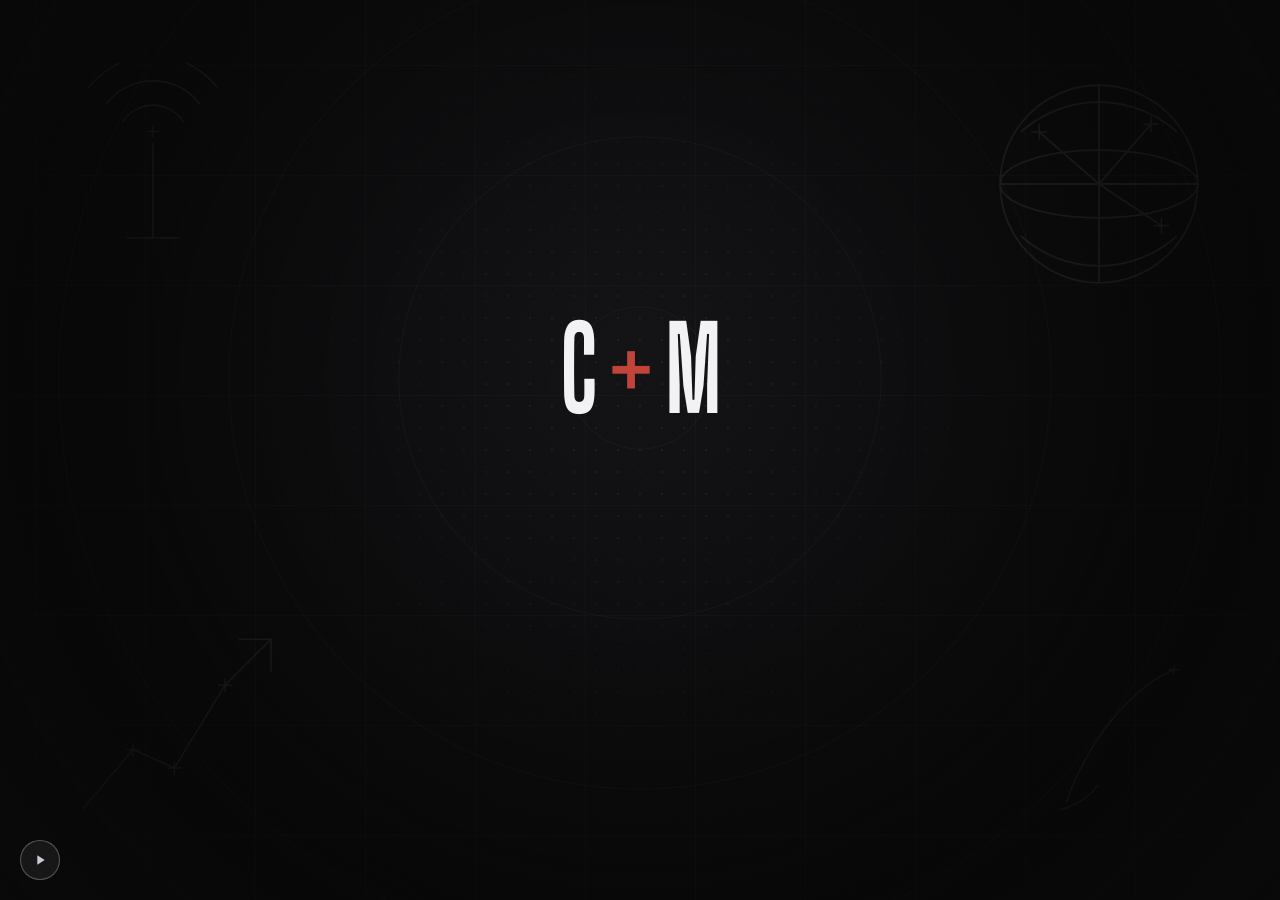
<file: index.html>
<!DOCTYPE html>
<html lang="en">
<head>
<meta charset="UTF-8">
<meta name="viewport" content="width=device-width, initial-scale=1.0">
<title>C+M — Public Relations, Branding &amp; Strategy</title>
<link rel="preconnect" href="https://fonts.googleapis.com">
<link href="https://fonts.googleapis.com/css2?family=Big+Shoulders+Display:wght@700;800;900&family=Space+Grotesk:wght@400;500;600&display=swap" rel="stylesheet">
<style>
  :root{
    --navy:#131315;
    --navy-deep:#050506;
    --gold:#c1443b;
    --gold-light:#c9cdd4;
    --cream:#f2f2f4;
  }
  *{box-sizing:border-box;margin:0;padding:0;}
  html,body{height:100%;}
  body{
    display:flex;
    align-items:center;
    justify-content:center;
    background:radial-gradient(circle at 50% 40%, var(--navy) 0%, var(--navy-deep) 75%);
    overflow:hidden;
  }

  /* Faint mixed-media backdrop: broadcast rings, layout grid, halftone press dots, film grain */
  .bg-rings, .bg-grid, .bg-halftone, .bg-grain, .bg-vignette{
    position:fixed;
    inset:0;
    z-index:0;
    pointer-events:none;
  }
  .bg-rings{
    background:repeating-radial-gradient(
      circle at 50% 42%,
      transparent 0,
      transparent 70px,
      rgba(201,205,212,.04) 71px,
      transparent 72px,
      transparent 170px
    );
  }
  .bg-grid{
    background-image:
      linear-gradient(rgba(201,205,212,.028) 1px, transparent 1px),
      linear-gradient(90deg, rgba(201,205,212,.028) 1px, transparent 1px);
    background-size:110px 110px;
    background-position:center;
  }
  .bg-halftone{
    background-image:radial-gradient(rgba(201,205,212,.07) 1px, transparent 1.3px);
    background-size:22px 22px;
    background-position:center;
    -webkit-mask-image:radial-gradient(circle at 50% 45%, black 0%, transparent 62%);
    mask-image:radial-gradient(circle at 50% 45%, black 0%, transparent 62%);
  }
  .bg-grain{
    opacity:.5;
    mix-blend-mode:overlay;
    background-image:url("data:image/svg+xml;utf8,<svg xmlns='http://www.w3.org/2000/svg' width='140' height='140'><filter id='n'><feTurbulence type='fractalNoise' baseFrequency='0.85' numOctaves='2' stitchTiles='stitch'/><feColorMatrix type='saturate' values='0'/></filter><rect width='100%25' height='100%25' filter='url(%23n)' opacity='0.35'/></svg>");
  }
  .bg-vignette{
    background:radial-gradient(circle at 50% 42%, transparent 0%, transparent 32%, rgba(10,10,10,.5) 72%, rgba(10,10,10,.88) 100%);
  }

  /* Faint illustrative line-art evoking each service line + digital/web prestige */
  .bg-icons{
    position:fixed;
    inset:0;
    z-index:0;
    pointer-events:none;
  }
  .bg-icons svg{
    position:absolute;
    fill:none;
    stroke:var(--gold-light);
    stroke-width:.7;
    stroke-linecap:butt;
    stroke-linejoin:miter;
    opacity:.1;
  }
  .bg-icons svg .tick line{ stroke-width:.6; }
  .icon-network{ top:6%; right:4%; width:min(22vw, 260px); }
  .icon-signal{ top:7%; left:4.5%; width:min(15vw, 190px); }
  .icon-chart{ bottom:7%; left:5%; width:min(19vw, 230px); }
  .icon-quill{ bottom:8%; right:5.5%; width:min(15vw, 180px); }
  @media (max-width:720px){
    .bg-icons svg{ opacity:.07; }
    .icon-network{ width:34vw; }
    .icon-signal{ width:24vw; }
    .icon-chart{ width:30vw; }
    .icon-quill{ width:24vw; }
  }

  .stage{
    position:relative;
    z-index:1;
    display:flex;
    align-items:center;
    justify-content:center;
    transform:translateY(-9vh);
  }
  .mark{
    font-family:'Big Shoulders Display', system-ui, sans-serif;
    font-weight:800;
    font-size:clamp(64px, min(15.5vw, 10.5vh), 190px);
    letter-spacing:-.045em;
    color:var(--cream);
    text-align:center;
    line-height:1;
    user-select:none;
    display:flex;
    align-items:baseline;
  }
  .mark .plus{
    color:var(--gold);
    padding:0 .12em;
    display:inline-block;
    font-weight:700;
    opacity:0;
    transform:scale(.15) rotate(-90deg);
    transition:opacity .4s ease 0s, transform .65s cubic-bezier(.34,1.56,.64,1) 0s;
  }
  .mark.revealed .plus{
    opacity:1;
    transform:scale(1) rotate(0deg);
  }
  .letter{
    position:relative;
    display:inline-block;
    transition:transform 1s cubic-bezier(.16,1,.3,1) .2s;
  }
  .glyph{
    display:inline-block;
    transform:scaleY(1.22) scaleX(0.84);
    transform-origin:center;
  }
  #letter-c{transform:translateX(.34em);}
  #letter-m{transform:translateX(-.34em);}
  .mark.revealed #letter-c,
  .mark.revealed #letter-m{transform:translateX(0);}

  /* Vertical name cascades, anchored beneath each initial */
  .vertical-name{
    position:absolute;
    top:100%;
    left:50%;
    transform:translateX(-50%);
    margin-top:2.1vh;
    display:flex;
    flex-direction:column;
    align-items:center;
    opacity:1;
    transition:opacity .8s ease;
  }
  .vertical-name div{
    font-family:'Space Grotesk', sans-serif;
    font-weight:600;
    font-size:clamp(15px, min(2.8vw, 2.5vh), 28px);
    letter-spacing:.14em;
    color:var(--gold-light);
    line-height:1.35;
  }

  /* Horizontal descriptor words, anchored outward from each initial */
  .word-cycle{
    position:absolute;
    top:50%;
    transform:translateY(-50%);
    white-space:nowrap;
    font-family:'Space Grotesk', sans-serif;
    font-weight:600;
    font-size:clamp(16px, min(3vw, 3.4vh), 30px);
    letter-spacing:.12em;
    text-transform:uppercase;
    color:var(--gold-light);
    opacity:0;
    transition:opacity .6s ease;
  }
  .word-left{right:100%;margin-right:26px;text-align:right;}
  .word-right{left:100%;margin-left:26px;text-align:left;}

  /* Click-anywhere gate into the rest of the site */
  .enter-site{
    position:fixed;
    inset:0;
    z-index:5;
    cursor:pointer;
  }
  .enter-hint{
    position:fixed;
    left:50%;
    bottom:6vh;
    transform:translateX(-50%);
    z-index:4;
    display:flex;
    align-items:center;
    gap:10px;
    font-family:'Space Grotesk', sans-serif;
    font-size:11px;
    font-weight:600;
    letter-spacing:.22em;
    text-transform:uppercase;
    color:var(--gold-light);
    opacity:0;
    transition:opacity 1s ease;
    pointer-events:none;
  }
  .enter-hint.shown{ opacity:.55; animation:enter-pulse 2.4s ease-in-out infinite; }
  .enter-hint .arrow{
    display:inline-block;
    transition:transform .3s ease;
  }
  .enter-site:hover ~ .enter-hint{ opacity:.9; }
  .enter-site:hover ~ .enter-hint .arrow{ transform:translateX(4px); }
  @keyframes enter-pulse{
    0%, 100%{ opacity:.4; }
    50%{ opacity:.85; }
  }

  .music-toggle{
    position:fixed;
    left:20px;
    bottom:20px;
    z-index:6;
    width:40px;
    height:40px;
    border-radius:50%;
    background:rgba(242,242,244,.06);
    border:1px solid rgba(201,205,212,.35);
    color:var(--gold-light);
    display:flex;
    align-items:center;
    justify-content:center;
    cursor:pointer;
    transition:background .2s ease, border-color .2s ease;
  }
  .music-toggle:hover{
    background:rgba(242,242,244,.12);
    border-color:rgba(201,205,212,.6);
  }
  .music-toggle svg{ width:16px; height:16px; }
</style>
</head>
<body>

<a class="enter-site" href="home.html" aria-label="Enter site"></a>
<div class="enter-hint" id="enter-hint">Enter Site<span class="arrow">→</span></div>

<button class="music-toggle" aria-label="Play background music" type="button">
  <svg class="icon-play" viewBox="0 0 24 24" fill="currentColor"><path d="M8 5v14l11-7z"/></svg>
  <svg class="icon-pause" viewBox="0 0 24 24" fill="currentColor" style="display:none;"><path d="M6 5h4v14H6zM14 5h4v14h-4z"/></svg>
</button>

<div class="bg-rings"></div>
<div class="bg-grid"></div>
<div class="bg-halftone"></div>

<div class="bg-icons" aria-hidden="true">
  <!-- Digital / web prestige: globe grid with connected network nodes -->
  <svg class="icon-network" viewBox="0 0 100 100">
    <circle cx="50" cy="50" r="38"/>
    <ellipse cx="50" cy="50" rx="38" ry="13"/>
    <line x1="12" y1="50" x2="88" y2="50"/>
    <line x1="50" y1="12" x2="50" y2="88"/>
    <path d="M20 30 A45 45 0 0 1 80 30"/>
    <path d="M20 70 A45 45 0 0 0 80 70"/>
    <line x1="50" y1="50" x2="27" y2="30"/>
    <line x1="50" y1="50" x2="74" y2="66"/>
    <line x1="50" y1="50" x2="70" y2="27"/>
    <g class="tick"><line x1="47" y1="50" x2="53" y2="50"/><line x1="50" y1="47" x2="50" y2="53"/></g>
    <g class="tick"><line x1="24" y1="30" x2="30" y2="30"/><line x1="27" y1="27" x2="27" y2="33"/></g>
    <g class="tick"><line x1="71" y1="66" x2="77" y2="66"/><line x1="74" y1="63" x2="74" y2="69"/></g>
    <g class="tick"><line x1="67" y1="27" x2="73" y2="27"/><line x1="70" y1="24" x2="70" y2="30"/></g>
  </svg>

  <!-- Public relations / broadcast: signal tower with radiating waves -->
  <svg class="icon-signal" viewBox="0 0 100 100">
    <line x1="50" y1="42" x2="50" y2="92"/>
    <line x1="36" y1="92" x2="64" y2="92"/>
    <path d="M34 31 A19 19 0 0 1 66 31"/>
    <path d="M25 22 A31 31 0 0 1 75 22"/>
    <path d="M16 13 A43 43 0 0 1 84 13"/>
    <g class="tick"><line x1="47" y1="36" x2="53" y2="36"/><line x1="50" y1="33" x2="50" y2="39"/></g>
  </svg>

  <!-- Strategy / growth: ascending trend line -->
  <svg class="icon-chart" viewBox="0 0 100 100">
    <polyline points="8,88 30,62 48,70 70,34 90,14"/>
    <polyline points="76,14 90,14 90,28"/>
    <g class="tick"><line x1="27" y1="62" x2="33" y2="62"/><line x1="30" y1="59" x2="30" y2="65"/></g>
    <g class="tick"><line x1="45" y1="70" x2="51" y2="70"/><line x1="48" y1="67" x2="48" y2="73"/></g>
    <g class="tick"><line x1="67" y1="34" x2="73" y2="34"/><line x1="70" y1="31" x2="70" y2="37"/></g>
  </svg>

  <!-- Branding / voice: single confident pen stroke -->
  <svg class="icon-quill" viewBox="0 0 100 100">
    <path d="M80 12 C 56 22, 32 52, 20 86"/>
    <path d="M16 90 C 24 88, 32 84, 38 76"/>
    <g class="tick"><line x1="77" y1="12" x2="83" y2="12"/><line x1="80" y1="9" x2="80" y2="15"/></g>
  </svg>
</div>

<div class="bg-grain"></div>
<div class="bg-vignette"></div>

<div class="stage">
  <div class="mark">
    <span class="letter" id="letter-c"><span class="glyph">C</span>
      <div class="vertical-name" id="name-c"></div>
    </span>
    <span class="plus">+</span>
    <span class="letter" id="letter-m"><span class="glyph">M</span>
      <div class="vertical-name" id="name-m"></div>
    </span>
  </div>
  <div class="word-cycle word-left" id="word-c"></div>
  <div class="word-cycle word-right" id="word-m"></div>
</div>

<script>
  var nameC = "HAIYABHAT";   // continues after the visible "C"
  var nameM = "CCULLION";    // continues after the visible "M"
  var wordsC = ["Creative", "Communications"];
  var wordsM = ["Media", "Managing Brands"];

  function buildVertical(id, word){
    var el = document.getElementById(id);
    el.innerHTML = '';
    word.split('').forEach(function(ch, i){
      var d = document.createElement('div');
      d.textContent = ch;
      d.style.opacity = 0;
      d.style.transform = 'translateY(-6px)';
      d.style.transition = 'opacity .4s ease, transform .4s ease';
      d.style.transitionDelay = (i * 70) + 'ms';
      el.appendChild(d);
    });
  }

  function revealVertical(id){
    document.querySelectorAll('#' + id + ' div').forEach(function(d){
      d.style.opacity = 1;
      d.style.transform = 'translateY(0)';
    });
  }

  function sleep(ms){ return new Promise(function(r){ setTimeout(r, ms); }); }

  async function runSequence(){
    var nameCEl = document.getElementById('name-c');
    var nameMEl = document.getElementById('name-m');
    var wordCEl = document.getElementById('word-c');
    var wordMEl = document.getElementById('word-m');

    while (true) {
      // ---- Phase 1: names cascade down from C and M ----
      buildVertical('name-c', nameC);
      buildVertical('name-m', nameM);
      nameCEl.style.transition = 'none';
      nameMEl.style.transition = 'none';
      nameCEl.style.opacity = 1;
      nameMEl.style.opacity = 1;
      await sleep(50);
      revealVertical('name-c');
      revealVertical('name-m');
      await sleep(Math.max(nameC.length, nameM.length) * 70 + 500);

      // hold, fully visible
      await sleep(1100);

      // shade out
      nameCEl.style.transition = 'opacity .9s ease';
      nameMEl.style.transition = 'opacity .9s ease';
      nameCEl.style.opacity = 0;
      nameMEl.style.opacity = 0;
      await sleep(1000);

      // ---- Phase 2: descriptor words cycle outward from C and M ----
      var rounds = Math.max(wordsC.length, wordsM.length);
      for (var i = 0; i < rounds; i++) {
        wordCEl.textContent = wordsC[i % wordsC.length];
        wordMEl.textContent = wordsM[i % wordsM.length];
        wordCEl.style.opacity = 1;
        wordMEl.style.opacity = 1;
        await sleep(1700);
        wordCEl.style.opacity = 0;
        wordMEl.style.opacity = 0;
        await sleep(500);
      }
      await sleep(400);
    }
  }

  // ---- Intro: C and M start close together, then pull apart to reveal the + ----
  var markEl = document.querySelector('.mark');
  setTimeout(function(){
    markEl.classList.add('revealed');
  }, 450);
  setTimeout(function(){
    runSequence();
  }, 1650);

  // ---- Enter-site hint fades in once the mark has settled ----
  setTimeout(function(){
    document.getElementById('enter-hint').classList.add('shown');
  }, 2400);


</script>
<script src="music.js"></script>


</body>
</html>
</file>
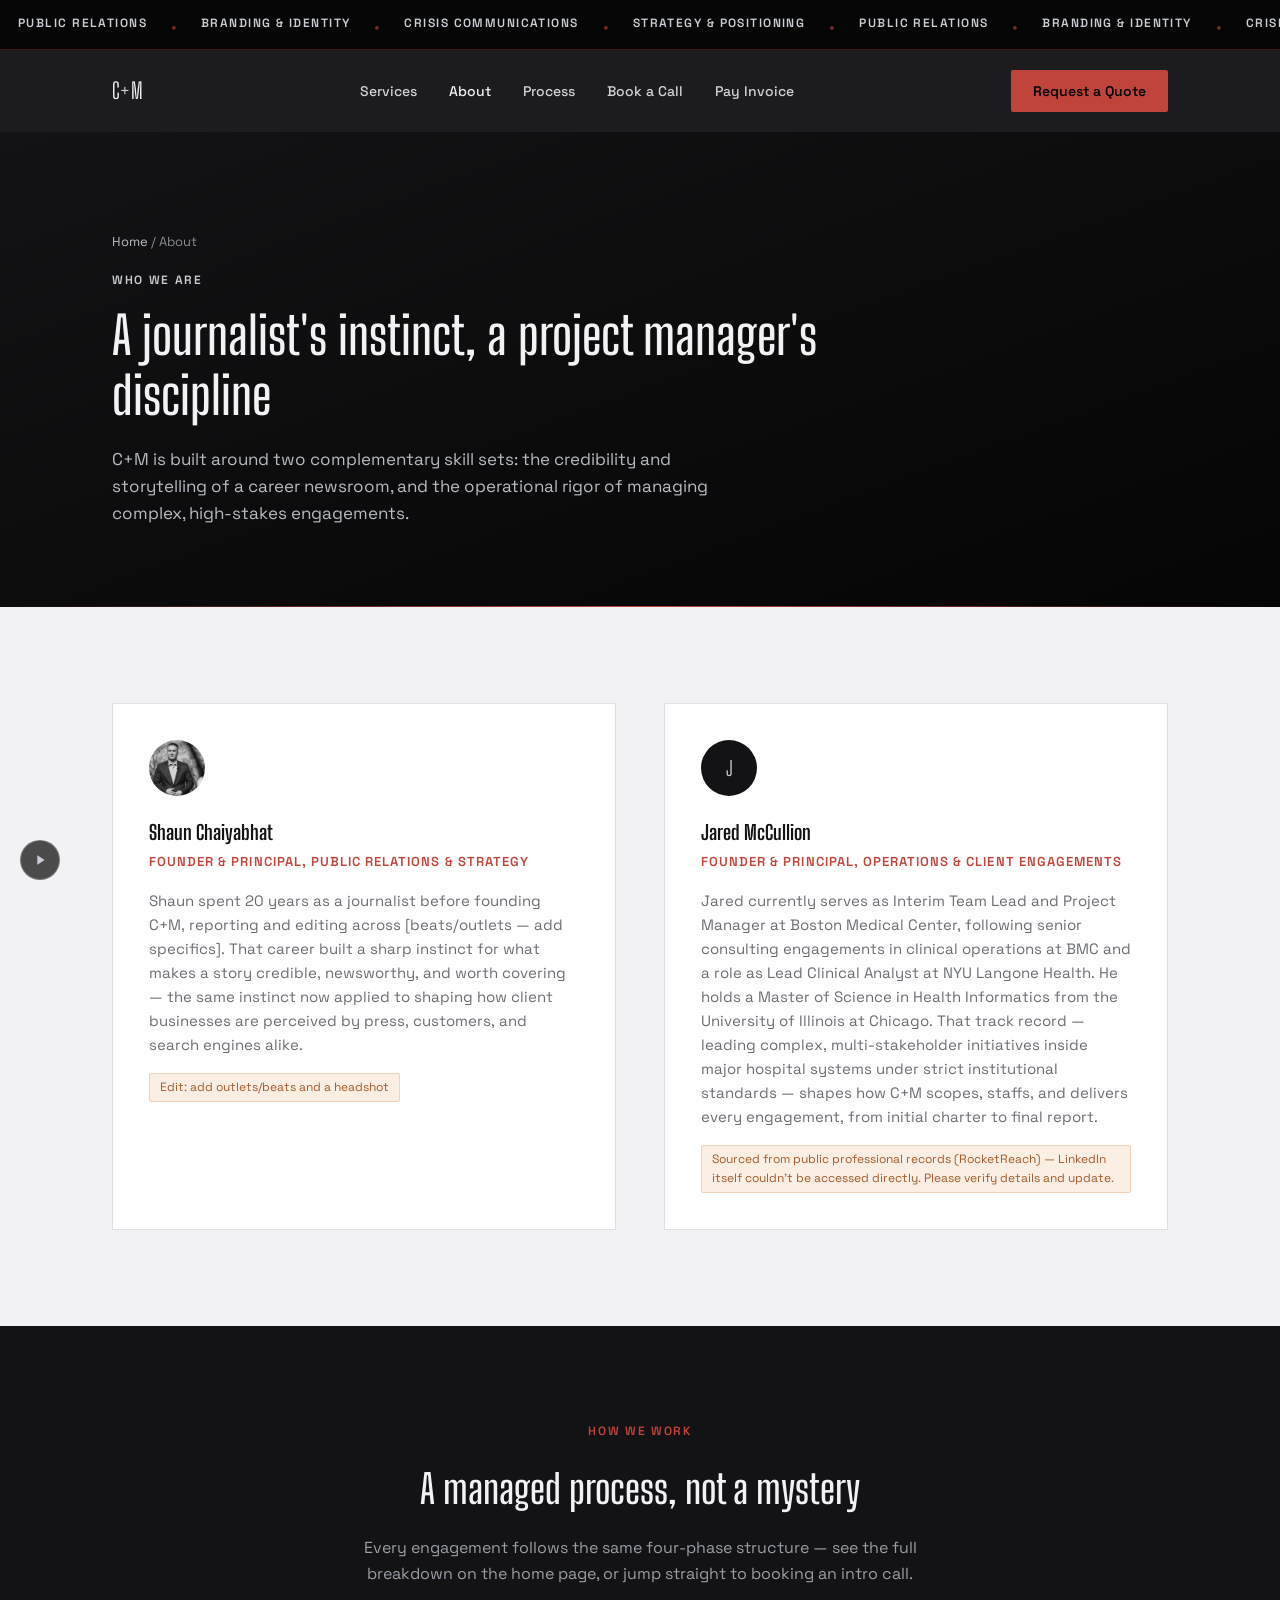
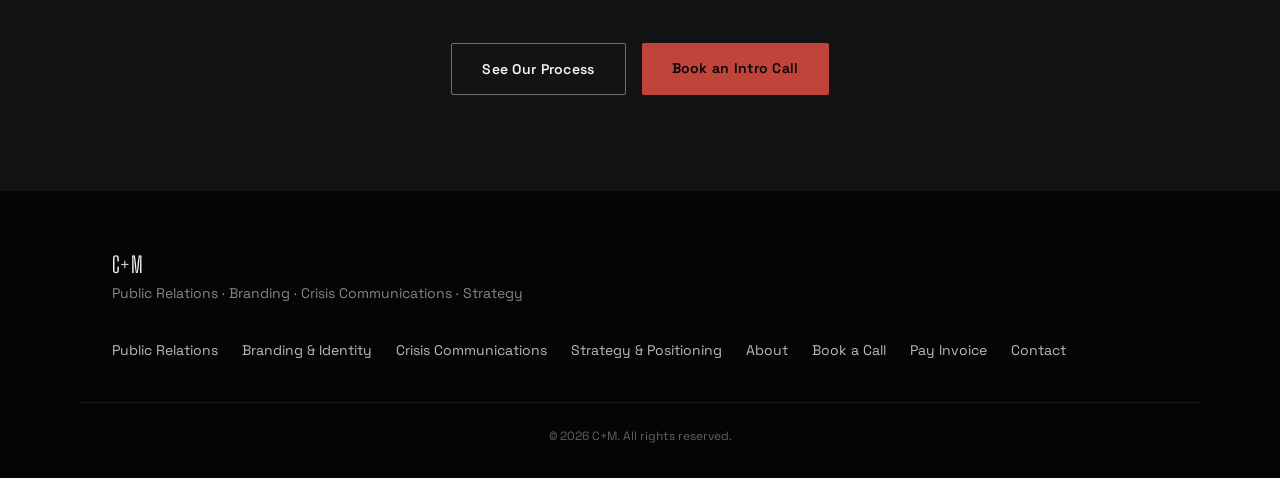
<file: about.html>
<!DOCTYPE html>
<html lang="en">
<head>
<meta charset="UTF-8">
<meta name="viewport" content="width=device-width, initial-scale=1.0">
<title>About — C+M</title>
<link rel="preconnect" href="https://fonts.googleapis.com">
<link href="https://fonts.googleapis.com/css2?family=Big+Shoulders+Display:wght@500;600;700;800;900&family=Space+Grotesk:wght@400;500;600&display=swap" rel="stylesheet">
<link rel="stylesheet" href="styles.css">
</head>
<body>
<button class="music-toggle" aria-label="Play background music" type="button">
  <svg class="icon-play" viewBox="0 0 24 24" fill="currentColor"><path d="M8 5v14l11-7z"/></svg>
  <svg class="icon-pause" viewBox="0 0 24 24" fill="currentColor" style="display:none;"><path d="M6 5h4v14H6zM14 5h4v14h-4z"/></svg>
</button>


<div class="ticker">
  <div class="ticker-track">
    <a href="services/public-relations.html">Public Relations</a><span class="dot">•</span>
    <a href="services/branding-identity.html">Branding &amp; Identity</a><span class="dot">•</span>
    <a href="services/crisis-communications.html">Crisis Communications</a><span class="dot">•</span>
    <a href="services/strategy-positioning.html">Strategy &amp; Positioning</a><span class="dot">•</span>
    <a href="services/public-relations.html">Public Relations</a><span class="dot">•</span>
    <a href="services/branding-identity.html">Branding &amp; Identity</a><span class="dot">•</span>
    <a href="services/crisis-communications.html">Crisis Communications</a><span class="dot">•</span>
    <a href="services/strategy-positioning.html">Strategy &amp; Positioning</a><span class="dot">•</span>
  </div>
</div>

<header>
  <nav class="nav">
    <a href="home.html" class="logo serif">C<span>+</span>M</a>
    <ul class="nav-links">
      <li><a href="home.html#services">Services</a></li>
      <li><a href="about.html" class="is-current">About</a></li>
      <li><a href="home.html#process">Process</a></li>
      <li><a href="home.html#booking">Book a Call</a></li>
      <li><a href="payment.html">Pay Invoice</a></li>
    </ul>
    <a href="home.html#billing" class="nav-cta">Request a Quote</a>
  </nav>
</header>

<section class="page-hero">
  <div class="wrap">
    <div class="breadcrumb"><a href="home.html">Home</a> / About</div>
    <div class="eyebrow">Who We Are</div>
    <h1>A journalist's instinct, a project manager's discipline</h1>
    <p>C+M is built around two complementary skill sets: the credibility and storytelling of a career newsroom, and the operational rigor of managing complex, high-stakes engagements.</p>
  </div>
</section>

<section class="about">
  <div class="wrap">
    <div class="bio-grid">
      <div class="bio-card">
        <img src="images/shaun-headshot.jpeg" alt="Shaun Chaiyabhat headshot" style="width:56px;height:56px;border-radius:50%;object-fit:cover;margin-bottom:20px;">
        <h3>Shaun Chaiyabhat</h3>
        <div class="role">Founder &amp; Principal, Public Relations &amp; Strategy</div>
        <p>Shaun spent 20 years as a journalist before founding C+M, reporting and editing across [beats/outlets — add specifics]. That career built a sharp instinct for what makes a story credible, newsworthy, and worth covering — the same instinct now applied to shaping how client businesses are perceived by press, customers, and search engines alike.</p>
        <span class="edit-note">Edit: add outlets/beats and a headshot</span>
      </div>
      <div class="bio-card">
        <div class="avatar">J</div>
        <h3>Jared McCullion</h3>
        <div class="role">Founder &amp; Principal, Operations &amp; Client Engagements</div>
        <p>Jared currently serves as Interim Team Lead and Project Manager at Boston Medical Center, following senior consulting engagements in clinical operations at BMC and a role as Lead Clinical Analyst at NYU Langone Health. He holds a Master of Science in Health Informatics from the University of Illinois at Chicago. That track record — leading complex, multi-stakeholder initiatives inside major hospital systems under strict institutional standards — shapes how C+M scopes, staffs, and delivers every engagement, from initial charter to final report.</p>
        <span class="edit-note">Sourced from public professional records (RocketReach) — LinkedIn itself couldn't be accessed directly. Please verify details and update.</span>
      </div>
    </div>
  </div>
</section>

<section class="process">
  <div class="wrap">
    <div class="section-head center">
      <div class="eyebrow">How We Work</div>
      <h2>A managed process, not a mystery</h2>
      <p>Every engagement follows the same four-phase structure — see the full breakdown on the home page, or jump straight to booking an intro call.</p>
    </div>
    <div class="hero-actions" style="justify-content:center;">
      <a href="home.html#process" class="btn btn-outline">See Our Process</a>
      <a href="home.html#booking" class="btn btn-primary">Book an Intro Call</a>
    </div>
  </div>
</section>

<footer>
  <div class="wrap footer-inner">
    <div>
      <a href="home.html" class="logo serif" style="color:#f2f2f4;">C<span style="color:var(--gold-light);">+</span>M</a>
      <p>Public Relations · Branding · Crisis Communications · Strategy</p>
    </div>
    <ul class="footer-links">
      <li><a href="services/public-relations.html">Public Relations</a></li>
      <li><a href="services/branding-identity.html">Branding &amp; Identity</a></li>
      <li><a href="services/crisis-communications.html">Crisis Communications</a></li>
      <li><a href="services/strategy-positioning.html">Strategy &amp; Positioning</a></li>
      <li><a href="about.html">About</a></li>
      <li><a href="home.html#booking">Book a Call</a></li>
      <li><a href="payment.html">Pay Invoice</a></li>
      <li><a href="mailto:shaunchaiy@gmail.com">Contact</a></li>
    </ul>
  </div>
  <div class="wrap footer-bottom">
    &copy; 2026 C+M. All rights reserved.
  </div>
</footer>

<script src="music.js"></script>
</body>
</html>
</file>
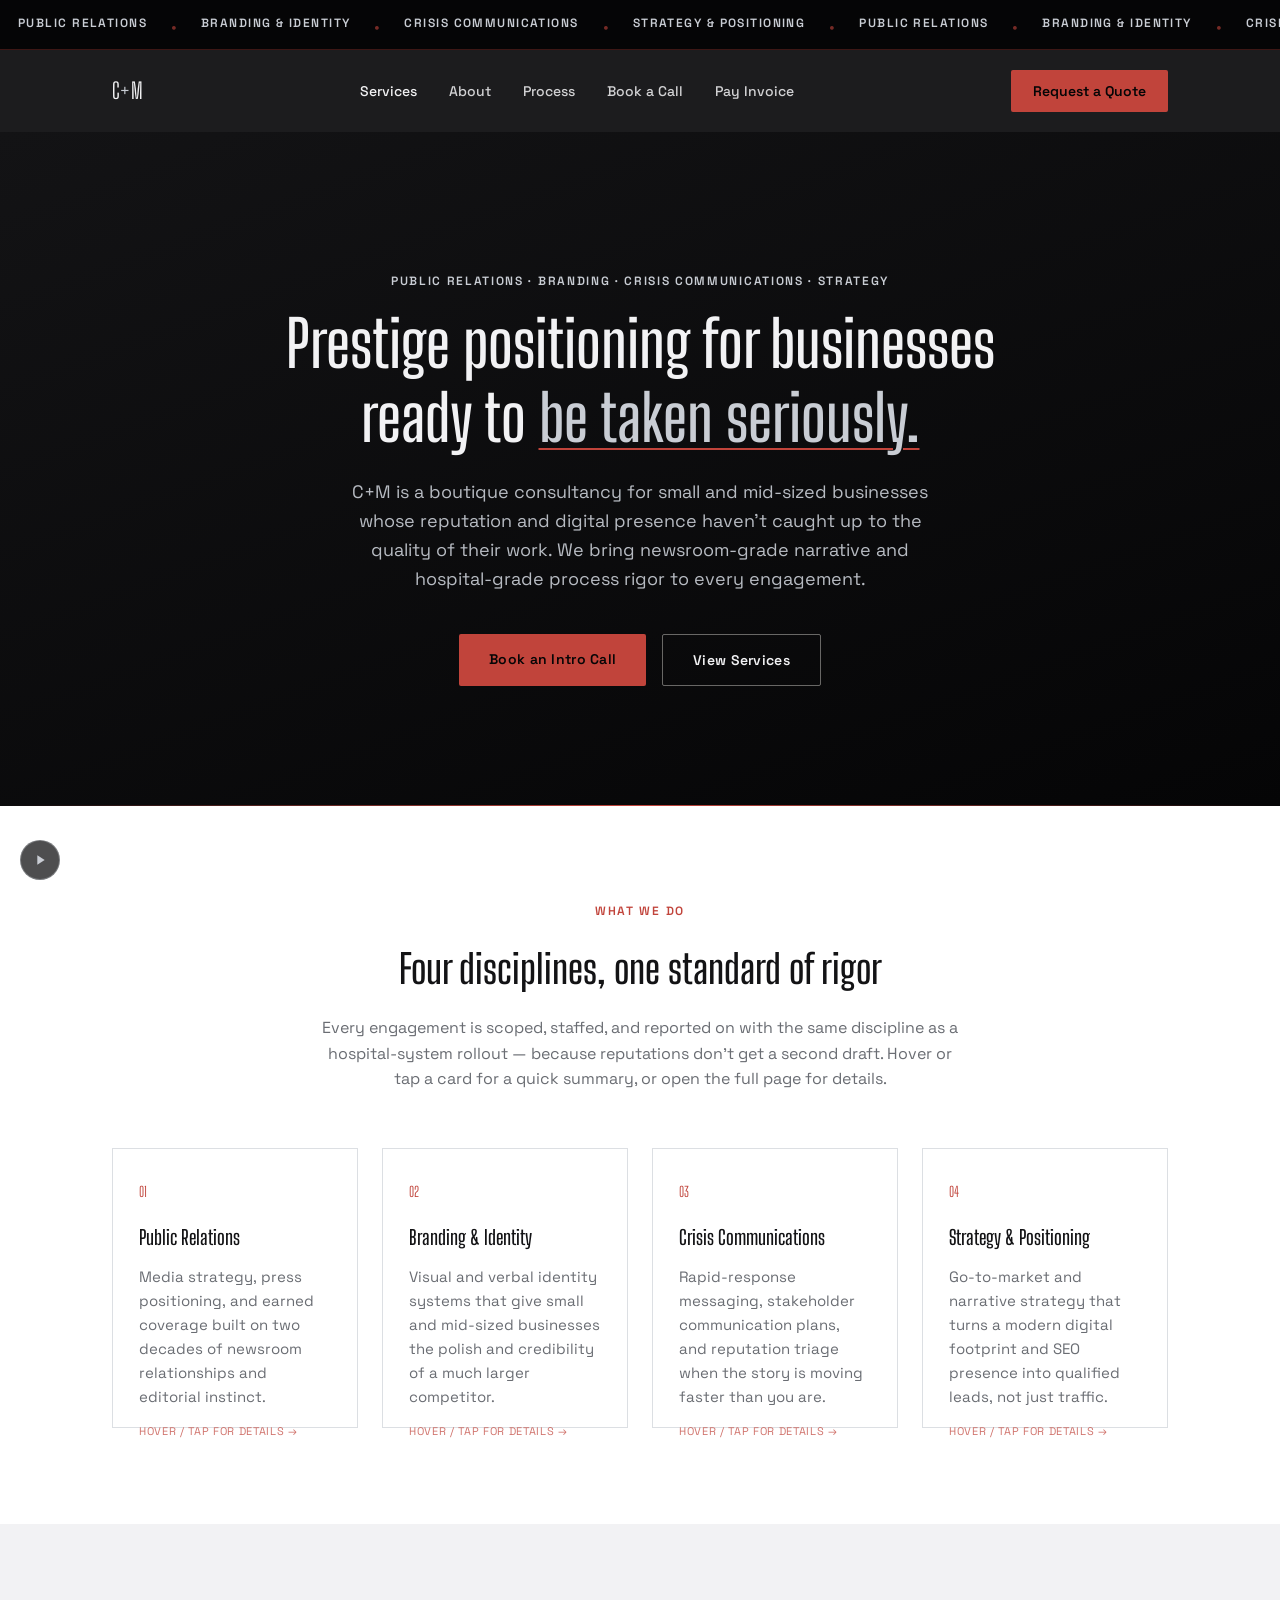
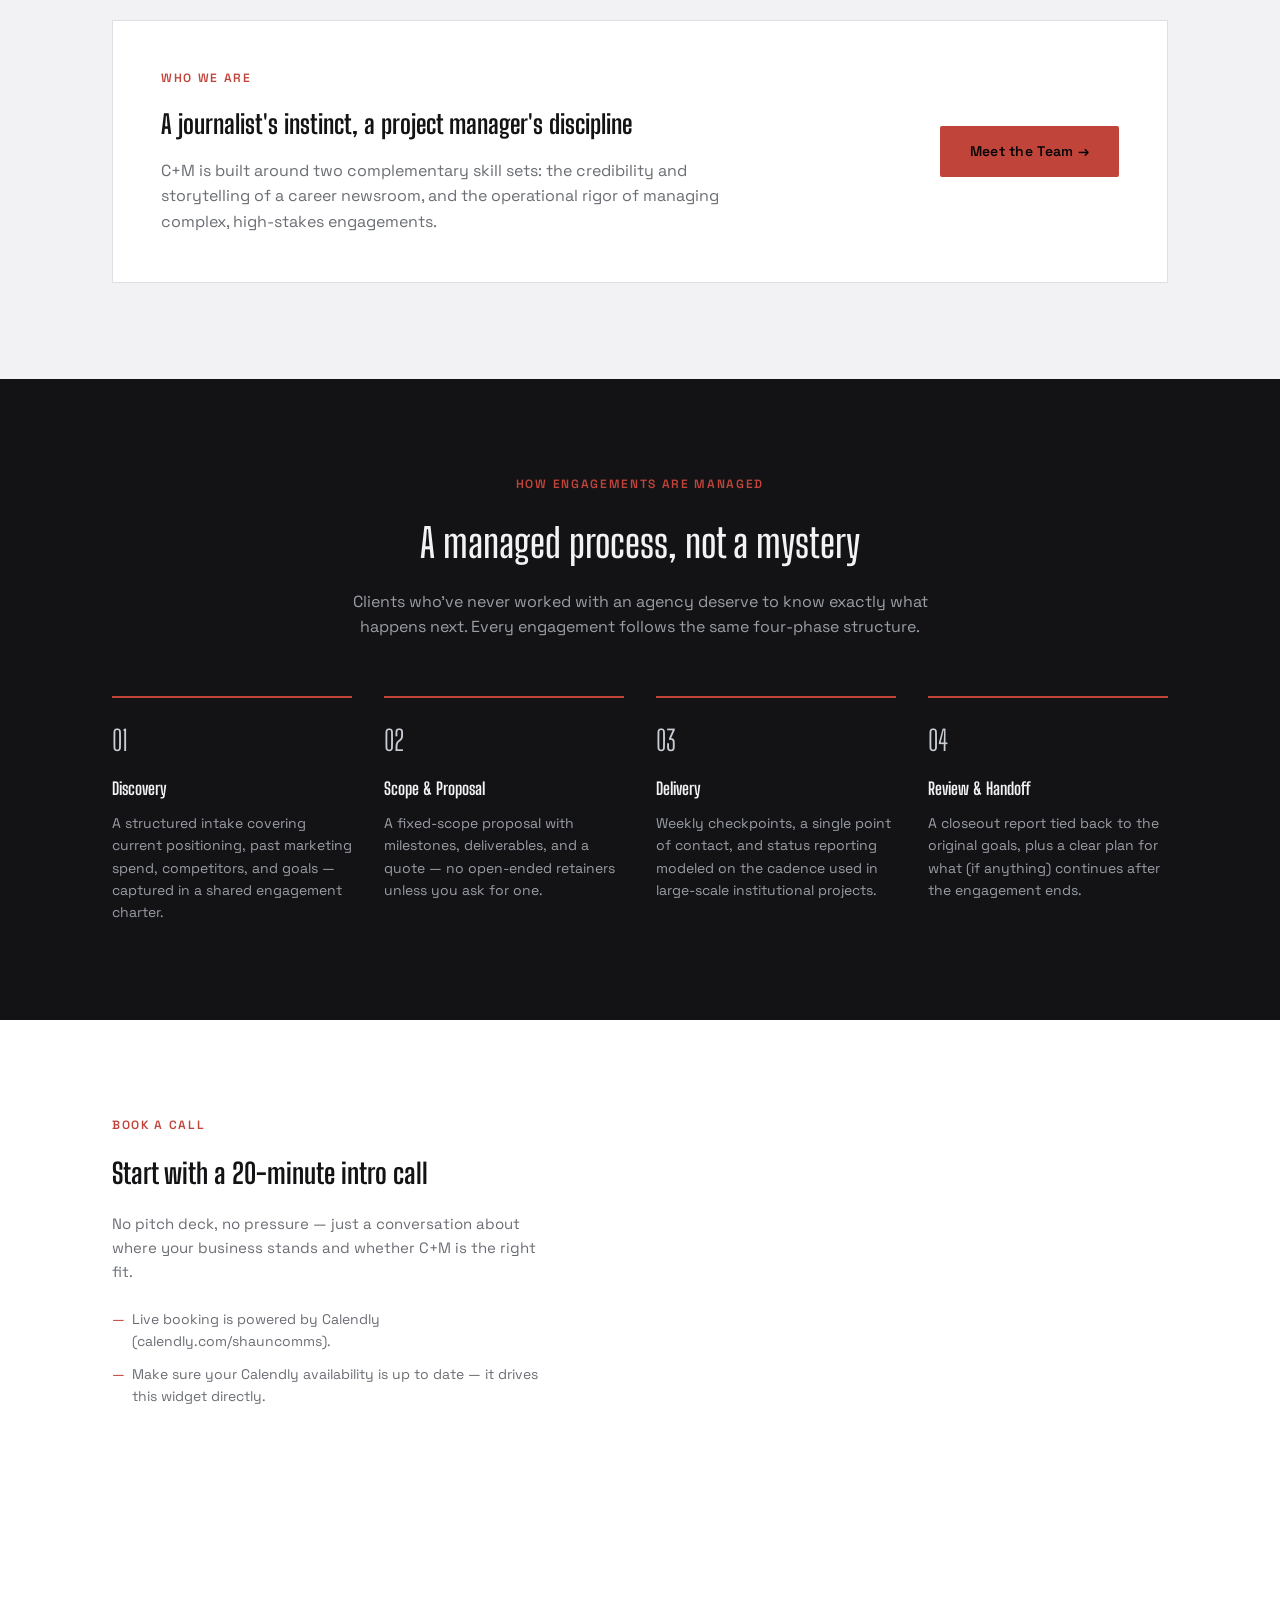
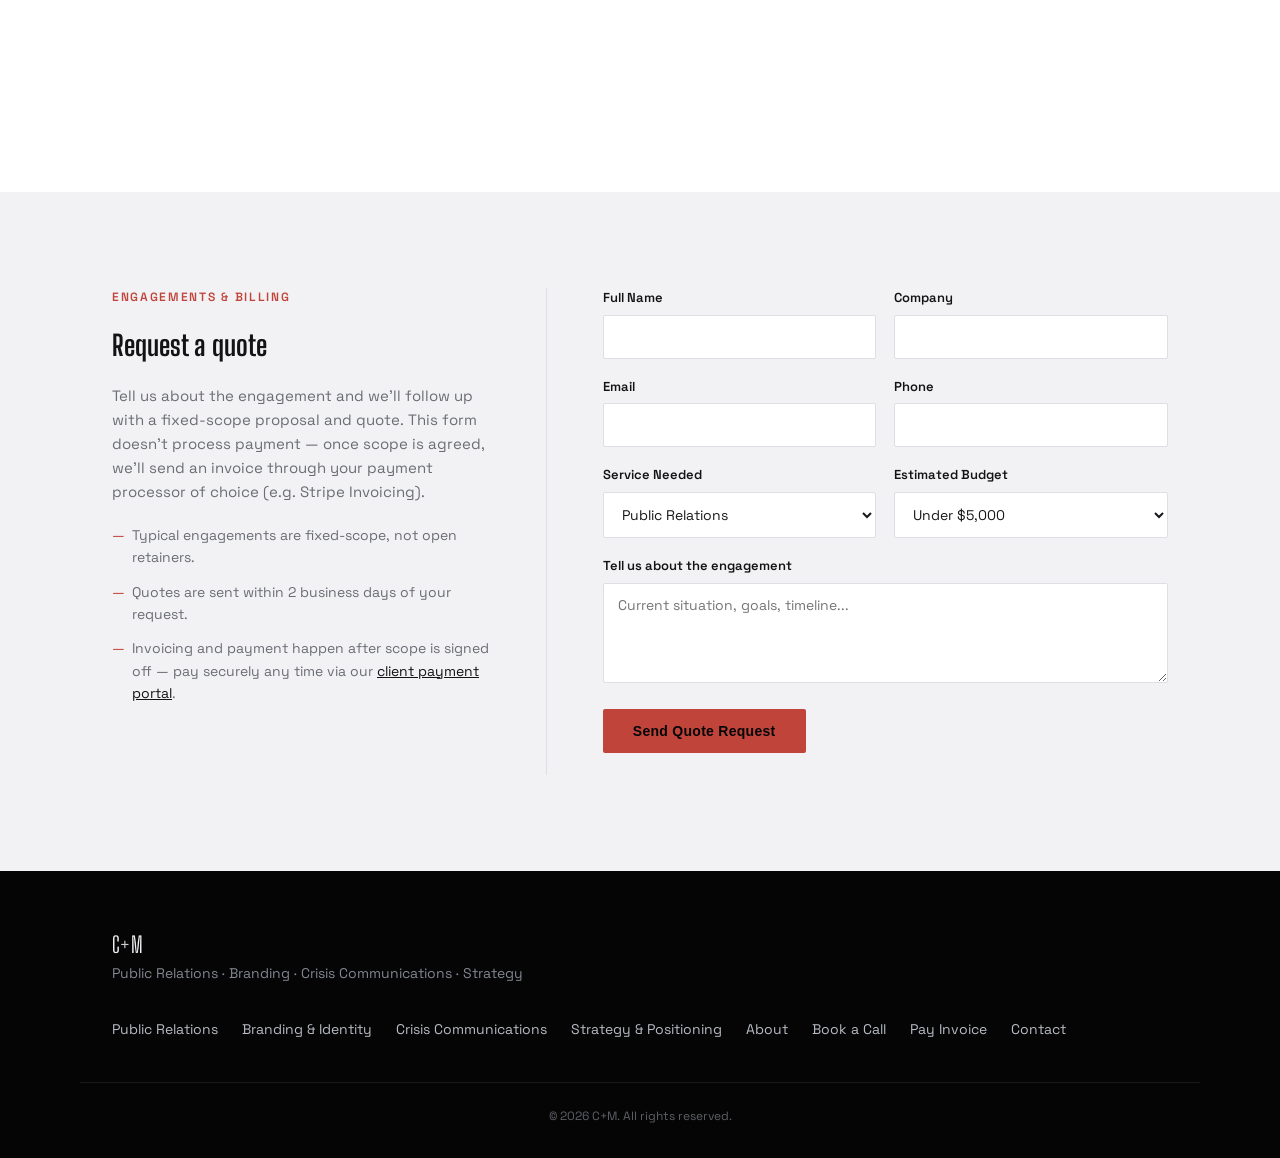
<file: home.html>
<!DOCTYPE html>
<html lang="en">
<head>
<meta charset="UTF-8">
<meta name="viewport" content="width=device-width, initial-scale=1.0">
<title>C+M — Public Relations, Branding &amp; Strategy</title>
<link rel="preconnect" href="https://fonts.googleapis.com">
<link href="https://fonts.googleapis.com/css2?family=Big+Shoulders+Display:wght@500;600;700;800;900&family=Space+Grotesk:wght@400;500;600&display=swap" rel="stylesheet">
<link rel="stylesheet" href="styles.css">
</head>
<body>
<button class="music-toggle" aria-label="Play background music" type="button">
  <svg class="icon-play" viewBox="0 0 24 24" fill="currentColor"><path d="M8 5v14l11-7z"/></svg>
  <svg class="icon-pause" viewBox="0 0 24 24" fill="currentColor" style="display:none;"><path d="M6 5h4v14H6zM14 5h4v14h-4z"/></svg>
</button>


<div class="ticker">
  <div class="ticker-track">
    <a href="services/public-relations.html">Public Relations</a><span class="dot">•</span>
    <a href="services/branding-identity.html">Branding &amp; Identity</a><span class="dot">•</span>
    <a href="services/crisis-communications.html">Crisis Communications</a><span class="dot">•</span>
    <a href="services/strategy-positioning.html">Strategy &amp; Positioning</a><span class="dot">•</span>
    <a href="services/public-relations.html">Public Relations</a><span class="dot">•</span>
    <a href="services/branding-identity.html">Branding &amp; Identity</a><span class="dot">•</span>
    <a href="services/crisis-communications.html">Crisis Communications</a><span class="dot">•</span>
    <a href="services/strategy-positioning.html">Strategy &amp; Positioning</a><span class="dot">•</span>
  </div>
</div>

<header>
  <nav class="nav">
    <a href="home.html" class="logo serif">C<span>+</span>M</a>
    <ul class="nav-links">
      <li><a href="#services" class="is-current">Services</a></li>
      <li><a href="about.html">About</a></li>
      <li><a href="#process">Process</a></li>
      <li><a href="#booking">Book a Call</a></li>
      <li><a href="payment.html">Pay Invoice</a></li>
    </ul>
    <a href="#billing" class="nav-cta">Request a Quote</a>
  </nav>
</header>

<section class="hero" id="top">
  <div class="wrap">
    <div class="eyebrow">Public Relations · Branding · Crisis Communications · Strategy</div>
    <h1>Prestige positioning for businesses ready to <span id="rotate-word">be taken seriously.</span></h1>
    <p>C+M is a boutique consultancy for small and mid-sized businesses whose reputation and digital presence haven't caught up to the quality of their work. We bring newsroom-grade narrative and hospital-grade process rigor to every engagement.</p>
    <div class="hero-actions">
      <a href="#booking" class="btn btn-primary">Book an Intro Call</a>
      <a href="#services" class="btn btn-outline">View Services</a>
    </div>
  </div>
</section>

<section class="services" id="services">
  <div class="wrap">
    <div class="section-head center">
      <div class="eyebrow">What We Do</div>
      <h2>Four disciplines, one standard of rigor</h2>
      <p>Every engagement is scoped, staffed, and reported on with the same discipline as a hospital-system rollout — because reputations don't get a second draft. Hover or tap a card for a quick summary, or open the full page for details.</p>
    </div>
    <div class="service-grid">
      <div class="service-card flip-card" id="service-pr">
        <div class="flip-card-inner">
          <div class="flip-card-front">
            <div class="num">01</div>
            <h3>Public Relations</h3>
            <p>Media strategy, press positioning, and earned coverage built on two decades of newsroom relationships and editorial instinct.</p>
            <div class="flip-hint">Hover / tap for details →</div>
          </div>
          <div class="flip-card-back">
            <h4>What's Included</h4>
            <ul>
              <li>Media strategy &amp; press positioning</li>
              <li>Direct pitching backed by real newsroom relationships</li>
              <li>Earned coverage, not just impressions</li>
            </ul>
            <a href="services/public-relations.html" class="service-link">View Full Page →</a>
          </div>
        </div>
      </div>
      <div class="service-card flip-card" id="service-branding">
        <div class="flip-card-inner">
          <div class="flip-card-front">
            <div class="num">02</div>
            <h3>Branding &amp; Identity</h3>
            <p>Visual and verbal identity systems that give small and mid-sized businesses the polish and credibility of a much larger competitor.</p>
            <div class="flip-hint">Hover / tap for details →</div>
          </div>
          <div class="flip-card-back">
            <h4>What's Included</h4>
            <ul>
              <li>Logo, visual identity &amp; brand guidelines</li>
              <li>Voice, tone &amp; message architecture</li>
              <li>Built to compete visually with larger players</li>
            </ul>
            <a href="services/branding-identity.html" class="service-link">View Full Page →</a>
          </div>
        </div>
      </div>
      <div class="service-card flip-card" id="service-crisis">
        <div class="flip-card-inner">
          <div class="flip-card-front">
            <div class="num">03</div>
            <h3>Crisis Communications</h3>
            <p>Rapid-response messaging, stakeholder communication plans, and reputation triage when the story is moving faster than you are.</p>
            <div class="flip-hint">Hover / tap for details →</div>
          </div>
          <div class="flip-card-back">
            <h4>What's Included</h4>
            <ul>
              <li>Rapid-response messaging &amp; talking points</li>
              <li>Stakeholder &amp; internal communication plans</li>
              <li>Reputation triage under real-time pressure</li>
            </ul>
            <a href="services/crisis-communications.html" class="service-link">View Full Page →</a>
          </div>
        </div>
      </div>
      <div class="service-card flip-card" id="service-strategy">
        <div class="flip-card-inner">
          <div class="flip-card-front">
            <div class="num">04</div>
            <h3>Strategy &amp; Positioning</h3>
            <p>Go-to-market and narrative strategy that turns a modern digital footprint and SEO presence into qualified leads, not just traffic.</p>
            <div class="flip-hint">Hover / tap for details →</div>
          </div>
          <div class="flip-card-back">
            <h4>What's Included</h4>
            <ul>
              <li>Go-to-market &amp; narrative strategy</li>
              <li>SEO-aligned digital footprint</li>
              <li>Visibility measured in qualified leads, not just traffic</li>
            </ul>
            <a href="services/strategy-positioning.html" class="service-link">View Full Page →</a>
          </div>
        </div>
      </div>
    </div>
  </div>
</section>

<section class="about-teaser">
  <div class="wrap">
    <div class="about-teaser-inner">
      <div>
        <div class="eyebrow">Who We Are</div>
        <h2 class="serif" style="font-size:26px;color:var(--navy);margin-bottom:12px;">A journalist's instinct, a project manager's discipline</h2>
        <p>C+M is built around two complementary skill sets: the credibility and storytelling of a career newsroom, and the operational rigor of managing complex, high-stakes engagements.</p>
      </div>
      <a href="about.html" class="btn btn-primary">Meet the Team →</a>
    </div>
  </div>
</section>

<section class="process" id="process">
  <div class="wrap">
    <div class="section-head center">
      <div class="eyebrow">How Engagements Are Managed</div>
      <h2>A managed process, not a mystery</h2>
      <p>Clients who've never worked with an agency deserve to know exactly what happens next. Every engagement follows the same four-phase structure.</p>
    </div>
    <div class="process-grid">
      <div class="process-step">
        <div class="step-num">01</div>
        <h3>Discovery</h3>
        <p>A structured intake covering current positioning, past marketing spend, competitors, and goals — captured in a shared engagement charter.</p>
      </div>
      <div class="process-step">
        <div class="step-num">02</div>
        <h3>Scope &amp; Proposal</h3>
        <p>A fixed-scope proposal with milestones, deliverables, and a quote — no open-ended retainers unless you ask for one.</p>
      </div>
      <div class="process-step">
        <div class="step-num">03</div>
        <h3>Delivery</h3>
        <p>Weekly checkpoints, a single point of contact, and status reporting modeled on the cadence used in large-scale institutional projects.</p>
      </div>
      <div class="process-step">
        <div class="step-num">04</div>
        <h3>Review &amp; Handoff</h3>
        <p>A closeout report tied back to the original goals, plus a clear plan for what (if anything) continues after the engagement ends.</p>
      </div>
    </div>
  </div>
</section>

<section class="booking" id="booking">
  <div class="wrap booking-inner">
    <div>
      <div class="eyebrow">Book a Call</div>
      <h2 class="serif" style="font-size:28px;color:var(--navy);margin-bottom:16px;">Start with a 20-minute intro call</h2>
      <p class="booking-note">No pitch deck, no pressure — just a conversation about where your business stands and whether C+M is the right fit.</p>
      <ul class="setup-list">
        <li>Live booking is powered by Calendly (calendly.com/shauncomms).</li>
        <li>Make sure your Calendly availability is up to date — it drives this widget directly.</li>
      </ul>
    </div>
    <div class="calendly-frame" id="calendly-embed">
      <div>
        <p style="margin-bottom:8px;font-weight:600;color:var(--navy);">Calendly widget placeholder</p>
        <p>Replace <code>YOUR-CALENDLY-LINK</code> in the page source with your real Calendly URL to activate live booking here.</p>
      </div>
    </div>
  </div>
</section>

<section class="billing" id="billing">
  <div class="wrap billing-inner">
    <div class="billing-info">
      <div class="eyebrow">Engagements &amp; Billing</div>
      <h2 class="serif" style="font-size:28px;color:var(--navy);margin-bottom:16px;">Request a quote</h2>
      <p style="color:var(--muted);font-size:15px;">Tell us about the engagement and we'll follow up with a fixed-scope proposal and quote. This form doesn't process payment — once scope is agreed, we'll send an invoice through your payment processor of choice (e.g. Stripe Invoicing).</p>
      <ul>
        <li>Typical engagements are fixed-scope, not open retainers.</li>
        <li>Quotes are sent within 2 business days of your request.</li>
        <li>Invoicing and payment happen after scope is signed off — pay securely any time via our <a href="payment.html" style="color:var(--navy);text-decoration:underline;">client payment portal</a>.</li>
      </ul>
    </div>
    <form id="quote-form">
      <div class="form-row">
        <div>
          <label for="name">Full Name</label>
          <input type="text" id="name" name="name" required>
        </div>
        <div>
          <label for="company">Company</label>
          <input type="text" id="company" name="company">
        </div>
      </div>
      <div class="form-row">
        <div>
          <label for="email">Email</label>
          <input type="email" id="email" name="email" required>
        </div>
        <div>
          <label for="phone">Phone</label>
          <input type="tel" id="phone" name="phone">
        </div>
      </div>
      <div class="form-row">
        <div>
          <label for="service">Service Needed</label>
          <select id="service" name="service">
            <option>Public Relations</option>
            <option>Branding &amp; Identity</option>
            <option>Crisis Communications</option>
            <option>Strategy &amp; Positioning</option>
            <option>Not sure yet</option>
          </select>
        </div>
        <div>
          <label for="budget">Estimated Budget</label>
          <select id="budget" name="budget">
            <option>Under $5,000</option>
            <option>$5,000–$15,000</option>
            <option>$15,000–$50,000</option>
            <option>$50,000+</option>
          </select>
        </div>
      </div>
      <div>
        <label for="message">Tell us about the engagement</label>
        <textarea id="message" name="message" placeholder="Current situation, goals, timeline..."></textarea>
      </div>
      <div>
        <button type="submit" class="btn btn-primary" style="border:none;cursor:pointer;">Send Quote Request</button>
        <div class="form-status" id="form-status"></div>
      </div>
    </form>
  </div>
</section>

<footer>
  <div class="wrap footer-inner">
    <div>
      <a href="home.html" class="logo serif" style="color:#f2f2f4;">C<span style="color:var(--gold-light);">+</span>M</a>
      <p>Public Relations · Branding · Crisis Communications · Strategy</p>
    </div>
    <ul class="footer-links">
      <li><a href="services/public-relations.html">Public Relations</a></li>
      <li><a href="services/branding-identity.html">Branding &amp; Identity</a></li>
      <li><a href="services/crisis-communications.html">Crisis Communications</a></li>
      <li><a href="services/strategy-positioning.html">Strategy &amp; Positioning</a></li>
      <li><a href="about.html">About</a></li>
      <li><a href="#booking">Book a Call</a></li>
      <li><a href="payment.html">Pay Invoice</a></li>
      <li><a href="mailto:shaunchaiy@gmail.com">Contact</a></li>
    </ul>
  </div>
  <div class="wrap footer-bottom">
    &copy; 2026 C+M. All rights reserved.
  </div>
</footer>

<script>
  // ---- Quote request form: no backend, so this opens a pre-filled email draft ----
  document.getElementById('quote-form').addEventListener('submit', function(e){
    e.preventDefault();
    var data = new FormData(e.target);
    var subject = encodeURIComponent('Quote Request: ' + (data.get('service') || 'General Inquiry'));
    var body = encodeURIComponent(
      'Name: ' + data.get('name') + '\n' +
      'Company: ' + data.get('company') + '\n' +
      'Email: ' + data.get('email') + '\n' +
      'Phone: ' + data.get('phone') + '\n' +
      'Service: ' + data.get('service') + '\n' +
      'Budget: ' + data.get('budget') + '\n\n' +
      'Details:\n' + data.get('message')
    );
    var mailto = 'mailto:shaunchaiy@gmail.com?subject=' + subject + '&body=' + body;
    window.location.href = mailto;
    document.getElementById('form-status').textContent = 'Opening your email client to send this request...';
  });

  // ---- Rotating hero headline ----
  (function(){
    var phrases = ['be taken seriously.', 'lead their market.', 'own their story.', 'be remembered.'];
    var idx = 0;
    var el = document.getElementById('rotate-word');
    if (el) {
      setInterval(function(){
        el.style.opacity = 0;
        el.style.transform = 'translateY(6px)';
        setTimeout(function(){
          idx = (idx + 1) % phrases.length;
          el.textContent = phrases[idx];
          el.style.opacity = 1;
          el.style.transform = 'translateY(0)';
        }, 350);
      }, 2800);
    }
  })();

  // ---- Flip cards: tap-to-flip for touch devices (hover handles desktop) ----
  document.querySelectorAll('.flip-card').forEach(function(card){
    card.addEventListener('click', function(e){
      if (e.target.tagName === 'A') return;
      card.classList.toggle('is-flipped');
    });
  });

  // ---- Calendly embed: activates automatically once YOUR-CALENDLY-LINK is replaced ----
  (function(){
    var calendlyLink = 'https://calendly.com/shauncomms';
    if (calendlyLink !== 'YOUR-CALENDLY-LINK') {
      var container = document.getElementById('calendly-embed');
      container.innerHTML = '';
      container.className = 'calendly-inline-widget';
      container.setAttribute('data-url', calendlyLink);
      container.style.minWidth = '320px';
      container.style.height = '580px';
      var script = document.createElement('script');
      script.src = 'https://assets.calendly.com/assets/external/widget.js';
      script.async = true;
      document.body.appendChild(script);
    }
  })();
</script>

<script src="music.js"></script>
</body>
</html>
</file>
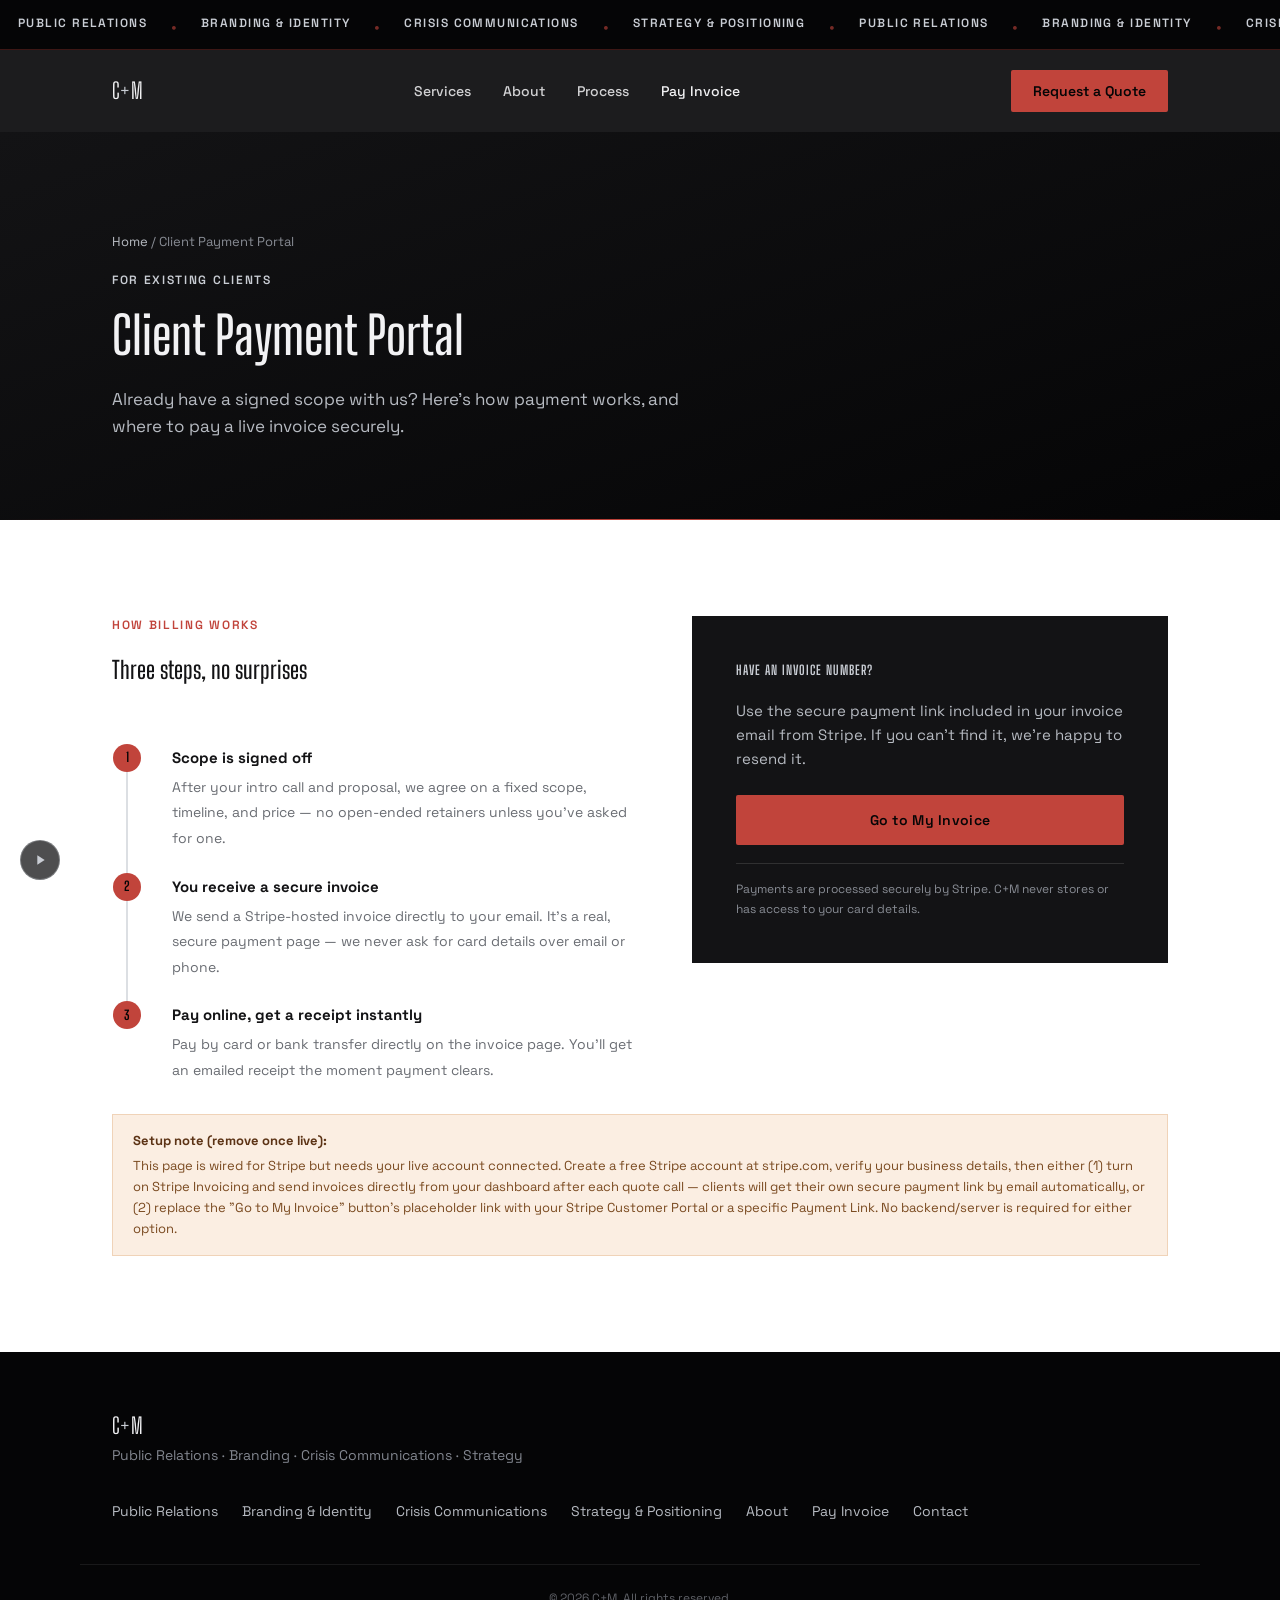
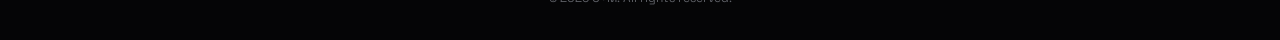
<file: payment.html>
<!DOCTYPE html>
<html lang="en">
<head>
<meta charset="UTF-8">
<meta name="viewport" content="width=device-width, initial-scale=1.0">
<title>Client Payment Portal — C+M</title>
<link rel="preconnect" href="https://fonts.googleapis.com">
<link href="https://fonts.googleapis.com/css2?family=Big+Shoulders+Display:wght@500;600;700;800;900&family=Space+Grotesk:wght@400;500;600&display=swap" rel="stylesheet">
<link rel="stylesheet" href="styles.css">
</head>
<body>
<button class="music-toggle" aria-label="Play background music" type="button">
  <svg class="icon-play" viewBox="0 0 24 24" fill="currentColor"><path d="M8 5v14l11-7z"/></svg>
  <svg class="icon-pause" viewBox="0 0 24 24" fill="currentColor" style="display:none;"><path d="M6 5h4v14H6zM14 5h4v14h-4z"/></svg>
</button>


<div class="ticker">
  <div class="ticker-track">
    <a href="services/public-relations.html">Public Relations</a><span class="dot">•</span>
    <a href="services/branding-identity.html">Branding &amp; Identity</a><span class="dot">•</span>
    <a href="services/crisis-communications.html">Crisis Communications</a><span class="dot">•</span>
    <a href="services/strategy-positioning.html">Strategy &amp; Positioning</a><span class="dot">•</span>
    <a href="services/public-relations.html">Public Relations</a><span class="dot">•</span>
    <a href="services/branding-identity.html">Branding &amp; Identity</a><span class="dot">•</span>
    <a href="services/crisis-communications.html">Crisis Communications</a><span class="dot">•</span>
    <a href="services/strategy-positioning.html">Strategy &amp; Positioning</a><span class="dot">•</span>
  </div>
</div>

<header>
  <nav class="nav">
    <a href="home.html" class="logo serif">C<span>+</span>M</a>
    <ul class="nav-links">
      <li><a href="home.html#services">Services</a></li>
      <li><a href="about.html">About</a></li>
      <li><a href="home.html#process">Process</a></li>
      <li><a href="payment.html" class="is-current">Pay Invoice</a></li>
    </ul>
    <a href="home.html#billing" class="nav-cta">Request a Quote</a>
  </nav>
</header>

<section class="page-hero">
  <div class="wrap">
    <div class="breadcrumb"><a href="home.html">Home</a> / Client Payment Portal</div>
    <div class="eyebrow">For Existing Clients</div>
    <h1>Client Payment Portal</h1>
    <p>Already have a signed scope with us? Here's how payment works, and where to pay a live invoice securely.</p>
  </div>
</section>

<section class="payment-portal">
  <div class="wrap payment-inner">
    <div>
      <div class="section-head">
        <div class="eyebrow">How Billing Works</div>
        <h2 style="font-size:24px;">Three steps, no surprises</h2>
      </div>
      <ol class="payment-steps">
        <li>
          <strong>Scope is signed off</strong>
          <span>After your intro call and proposal, we agree on a fixed scope, timeline, and price — no open-ended retainers unless you've asked for one.</span>
        </li>
        <li>
          <strong>You receive a secure invoice</strong>
          <span>We send a Stripe-hosted invoice directly to your email. It's a real, secure payment page — we never ask for card details over email or phone.</span>
        </li>
        <li>
          <strong>Pay online, get a receipt instantly</strong>
          <span>Pay by card or bank transfer directly on the invoice page. You'll get an emailed receipt the moment payment clears.</span>
        </li>
      </ol>
    </div>

    <div class="payment-card">
      <h3>Have an Invoice Number?</h3>
      <p>Use the secure payment link included in your invoice email from Stripe. If you can't find it, we're happy to resend it.</p>
      <a href="#" id="pay-invoice-btn" class="btn btn-primary">Go to My Invoice</a>
      <div class="payment-note">Payments are processed securely by Stripe. C+M never stores or has access to your card details.</div>
    </div>
  </div>

  <div class="wrap">
    <div class="setup-callout">
      <strong>Setup note (remove once live):</strong>
      This page is wired for Stripe but needs your live account connected. Create a free Stripe account at stripe.com, verify your business details, then either (1) turn on Stripe Invoicing and send invoices directly from your dashboard after each quote call — clients will get their own secure payment link by email automatically, or (2) replace the "Go to My Invoice" button's placeholder link with your Stripe Customer Portal or a specific Payment Link. No backend/server is required for either option.
    </div>
  </div>
</section>

<footer>
  <div class="wrap footer-inner">
    <div>
      <a href="home.html" class="logo serif" style="color:#f2f2f4;">C<span style="color:var(--gold-light);">+</span>M</a>
      <p>Public Relations · Branding · Crisis Communications · Strategy</p>
    </div>
    <ul class="footer-links">
      <li><a href="services/public-relations.html">Public Relations</a></li>
      <li><a href="services/branding-identity.html">Branding &amp; Identity</a></li>
      <li><a href="services/crisis-communications.html">Crisis Communications</a></li>
      <li><a href="services/strategy-positioning.html">Strategy &amp; Positioning</a></li>
      <li><a href="about.html">About</a></li>
      <li><a href="payment.html">Pay Invoice</a></li>
      <li><a href="mailto:shaunchaiy@gmail.com">Contact</a></li>
    </ul>
  </div>
  <div class="wrap footer-bottom">
    &copy; 2026 C+M. All rights reserved.
  </div>
</footer>

<script>
  // ---- Payment link: replace YOUR-STRIPE-LINK with your real Stripe Customer Portal or Payment Link URL ----
  (function(){
    var stripeLink = 'YOUR-STRIPE-LINK';
    var btn = document.getElementById('pay-invoice-btn');
    if (stripeLink === 'YOUR-STRIPE-LINK') {
      btn.addEventListener('click', function(e){
        e.preventDefault();
        alert('Payment link not yet connected. Add your Stripe Customer Portal or Payment Link URL in payment.html to activate this button.');
      });
    } else {
      btn.href = stripeLink;
      btn.target = '_blank';
      btn.rel = 'noopener';
    }
  })();
</script>

<script src="music.js"></script>
</body>
</html>
</file>
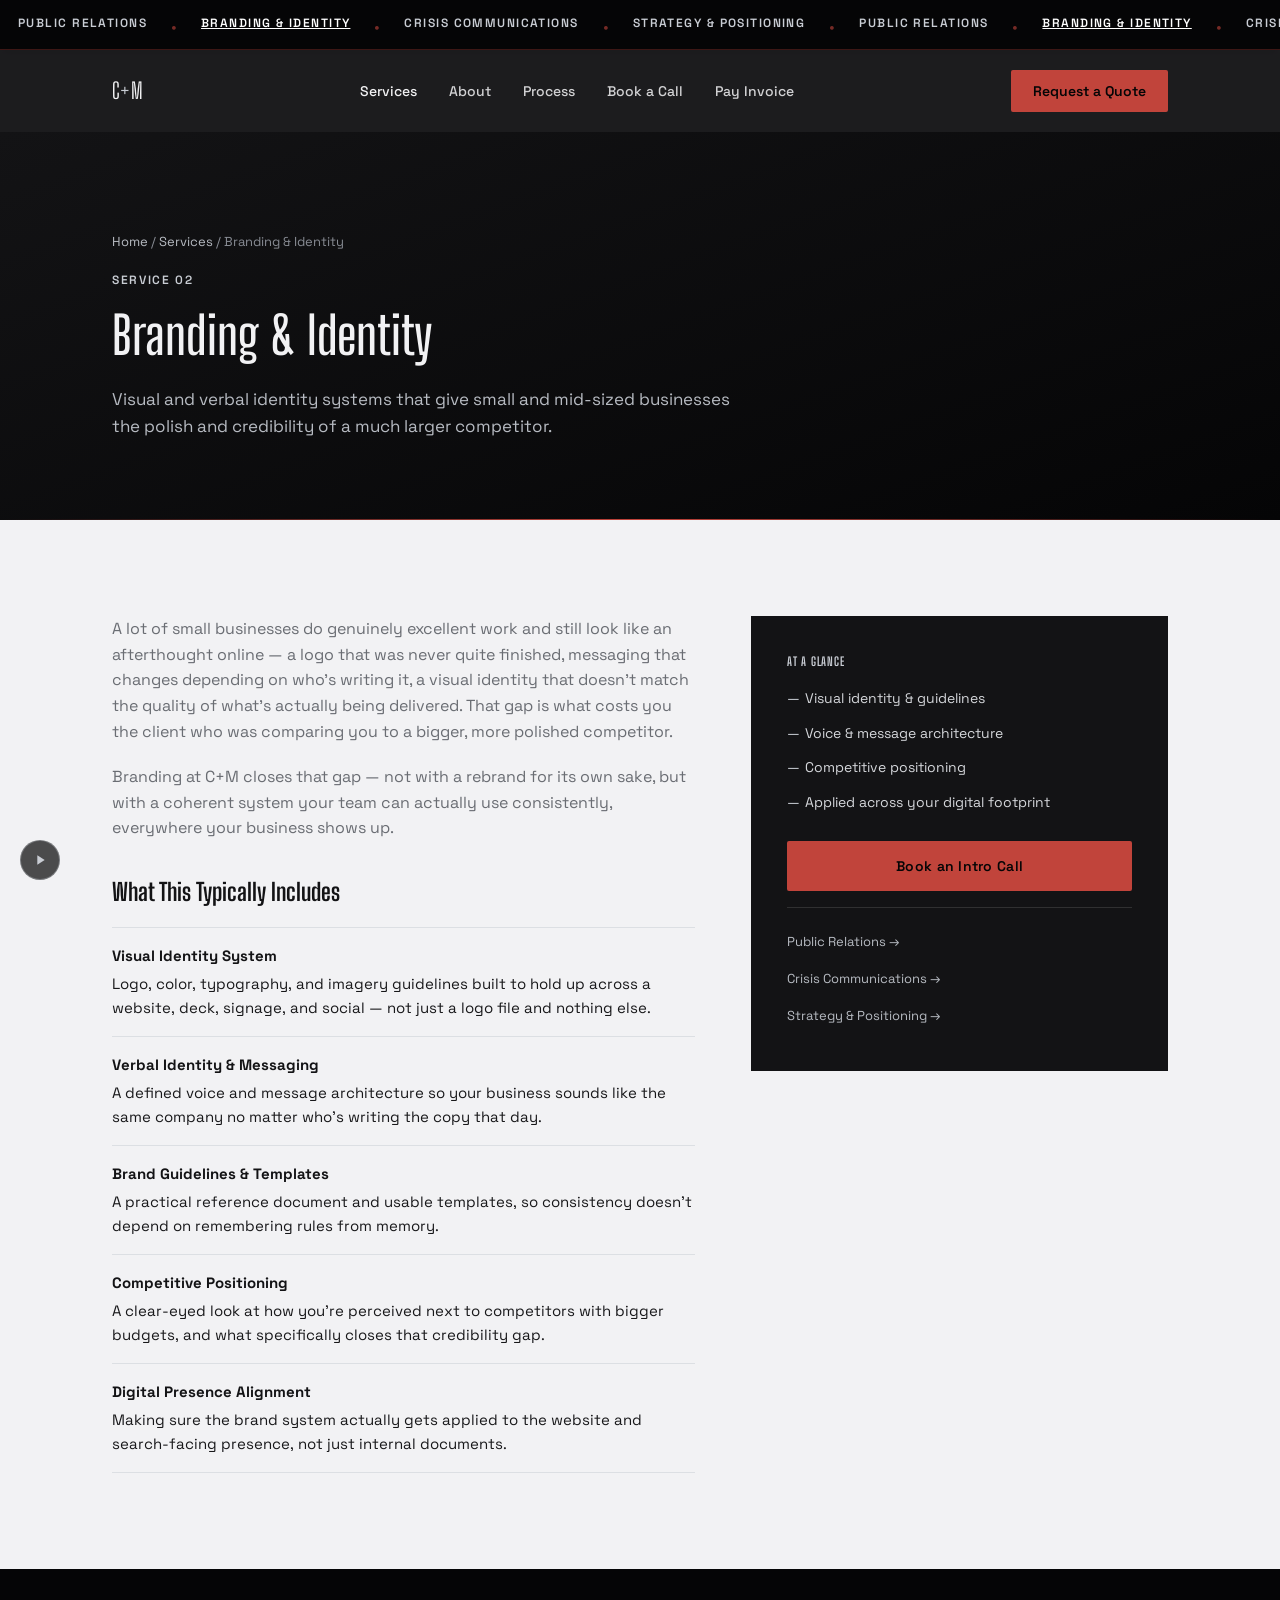
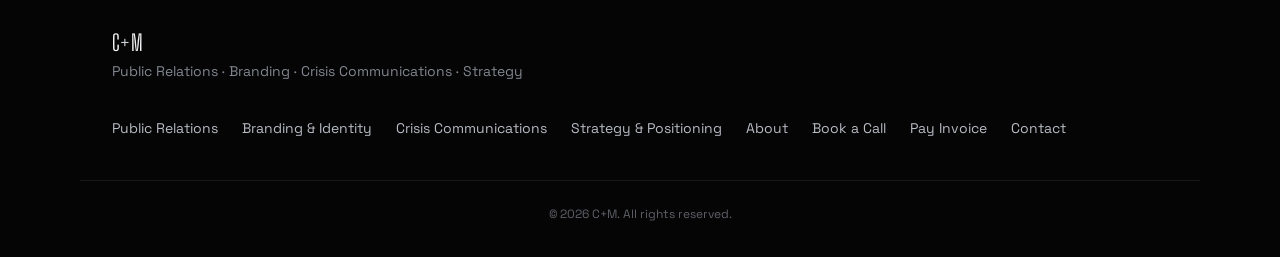
<file: services/branding-identity.html>
<!DOCTYPE html>
<html lang="en">
<head>
<meta charset="UTF-8">
<meta name="viewport" content="width=device-width, initial-scale=1.0">
<title>Branding &amp; Identity — C+M</title>
<link rel="preconnect" href="https://fonts.googleapis.com">
<link href="https://fonts.googleapis.com/css2?family=Big+Shoulders+Display:wght@500;600;700;800;900&family=Space+Grotesk:wght@400;500;600&display=swap" rel="stylesheet">
<link rel="stylesheet" href="../styles.css">
</head>
<body>
<button class="music-toggle" aria-label="Play background music" type="button">
  <svg class="icon-play" viewBox="0 0 24 24" fill="currentColor"><path d="M8 5v14l11-7z"/></svg>
  <svg class="icon-pause" viewBox="0 0 24 24" fill="currentColor" style="display:none;"><path d="M6 5h4v14H6zM14 5h4v14h-4z"/></svg>
</button>


<div class="ticker">
  <div class="ticker-track">
    <a href="public-relations.html">Public Relations</a><span class="dot">•</span>
    <a href="branding-identity.html" class="is-current">Branding &amp; Identity</a><span class="dot">•</span>
    <a href="crisis-communications.html">Crisis Communications</a><span class="dot">•</span>
    <a href="strategy-positioning.html">Strategy &amp; Positioning</a><span class="dot">•</span>
    <a href="public-relations.html">Public Relations</a><span class="dot">•</span>
    <a href="branding-identity.html" class="is-current">Branding &amp; Identity</a><span class="dot">•</span>
    <a href="crisis-communications.html">Crisis Communications</a><span class="dot">•</span>
    <a href="strategy-positioning.html">Strategy &amp; Positioning</a><span class="dot">•</span>
  </div>
</div>

<header>
  <nav class="nav">
    <a href="../home.html" class="logo serif">C<span>+</span>M</a>
    <ul class="nav-links">
      <li><a href="../home.html#services" class="is-current">Services</a></li>
      <li><a href="../about.html">About</a></li>
      <li><a href="../home.html#process">Process</a></li>
      <li><a href="../home.html#booking">Book a Call</a></li>
      <li><a href="../payment.html">Pay Invoice</a></li>
    </ul>
    <a href="../home.html#billing" class="nav-cta">Request a Quote</a>
  </nav>
</header>

<section class="page-hero">
  <div class="wrap">
    <div class="breadcrumb"><a href="../home.html">Home</a> / <a href="../home.html#services">Services</a> / Branding &amp; Identity</div>
    <div class="eyebrow">Service 02</div>
    <h1>Branding &amp; Identity</h1>
    <p>Visual and verbal identity systems that give small and mid-sized businesses the polish and credibility of a much larger competitor.</p>
  </div>
</section>

<section>
  <div class="wrap service-detail-inner">
    <div class="service-detail-body">
      <p>A lot of small businesses do genuinely excellent work and still look like an afterthought online — a logo that was never quite finished, messaging that changes depending on who's writing it, a visual identity that doesn't match the quality of what's actually being delivered. That gap is what costs you the client who was comparing you to a bigger, more polished competitor.</p>
      <p>Branding at C+M closes that gap — not with a rebrand for its own sake, but with a coherent system your team can actually use consistently, everywhere your business shows up.</p>

      <h2>What This Typically Includes</h2>
      <ul class="capability-list">
        <li><strong>Visual Identity System</strong>Logo, color, typography, and imagery guidelines built to hold up across a website, deck, signage, and social — not just a logo file and nothing else.</li>
        <li><strong>Verbal Identity &amp; Messaging</strong>A defined voice and message architecture so your business sounds like the same company no matter who's writing the copy that day.</li>
        <li><strong>Brand Guidelines &amp; Templates</strong>A practical reference document and usable templates, so consistency doesn't depend on remembering rules from memory.</li>
        <li><strong>Competitive Positioning</strong>A clear-eyed look at how you're perceived next to competitors with bigger budgets, and what specifically closes that credibility gap.</li>
        <li><strong>Digital Presence Alignment</strong>Making sure the brand system actually gets applied to the website and search-facing presence, not just internal documents.</li>
      </ul>
    </div>

    <aside class="service-sidebar">
      <h3>At a Glance</h3>
      <ul>
        <li>Visual identity &amp; guidelines</li>
        <li>Voice &amp; message architecture</li>
        <li>Competitive positioning</li>
        <li>Applied across your digital footprint</li>
      </ul>
      <a href="../home.html#booking" class="btn btn-primary">Book an Intro Call</a>
      <div class="other-services">
        <a href="public-relations.html">Public Relations →</a>
        <a href="crisis-communications.html">Crisis Communications →</a>
        <a href="strategy-positioning.html">Strategy &amp; Positioning →</a>
      </div>
    </aside>
  </div>
</section>

<footer>
  <div class="wrap footer-inner">
    <div>
      <a href="../home.html" class="logo serif" style="color:#f2f2f4;">C<span style="color:var(--gold-light);">+</span>M</a>
      <p>Public Relations · Branding · Crisis Communications · Strategy</p>
    </div>
    <ul class="footer-links">
      <li><a href="public-relations.html">Public Relations</a></li>
      <li><a href="branding-identity.html">Branding &amp; Identity</a></li>
      <li><a href="crisis-communications.html">Crisis Communications</a></li>
      <li><a href="strategy-positioning.html">Strategy &amp; Positioning</a></li>
      <li><a href="../about.html">About</a></li>
      <li><a href="../home.html#booking">Book a Call</a></li>
      <li><a href="../payment.html">Pay Invoice</a></li>
      <li><a href="mailto:shaunchaiy@gmail.com">Contact</a></li>
    </ul>
  </div>
  <div class="wrap footer-bottom">
    &copy; 2026 C+M. All rights reserved.
  </div>
</footer>

<script src="../music.js"></script>
</body>
</html>
</file>
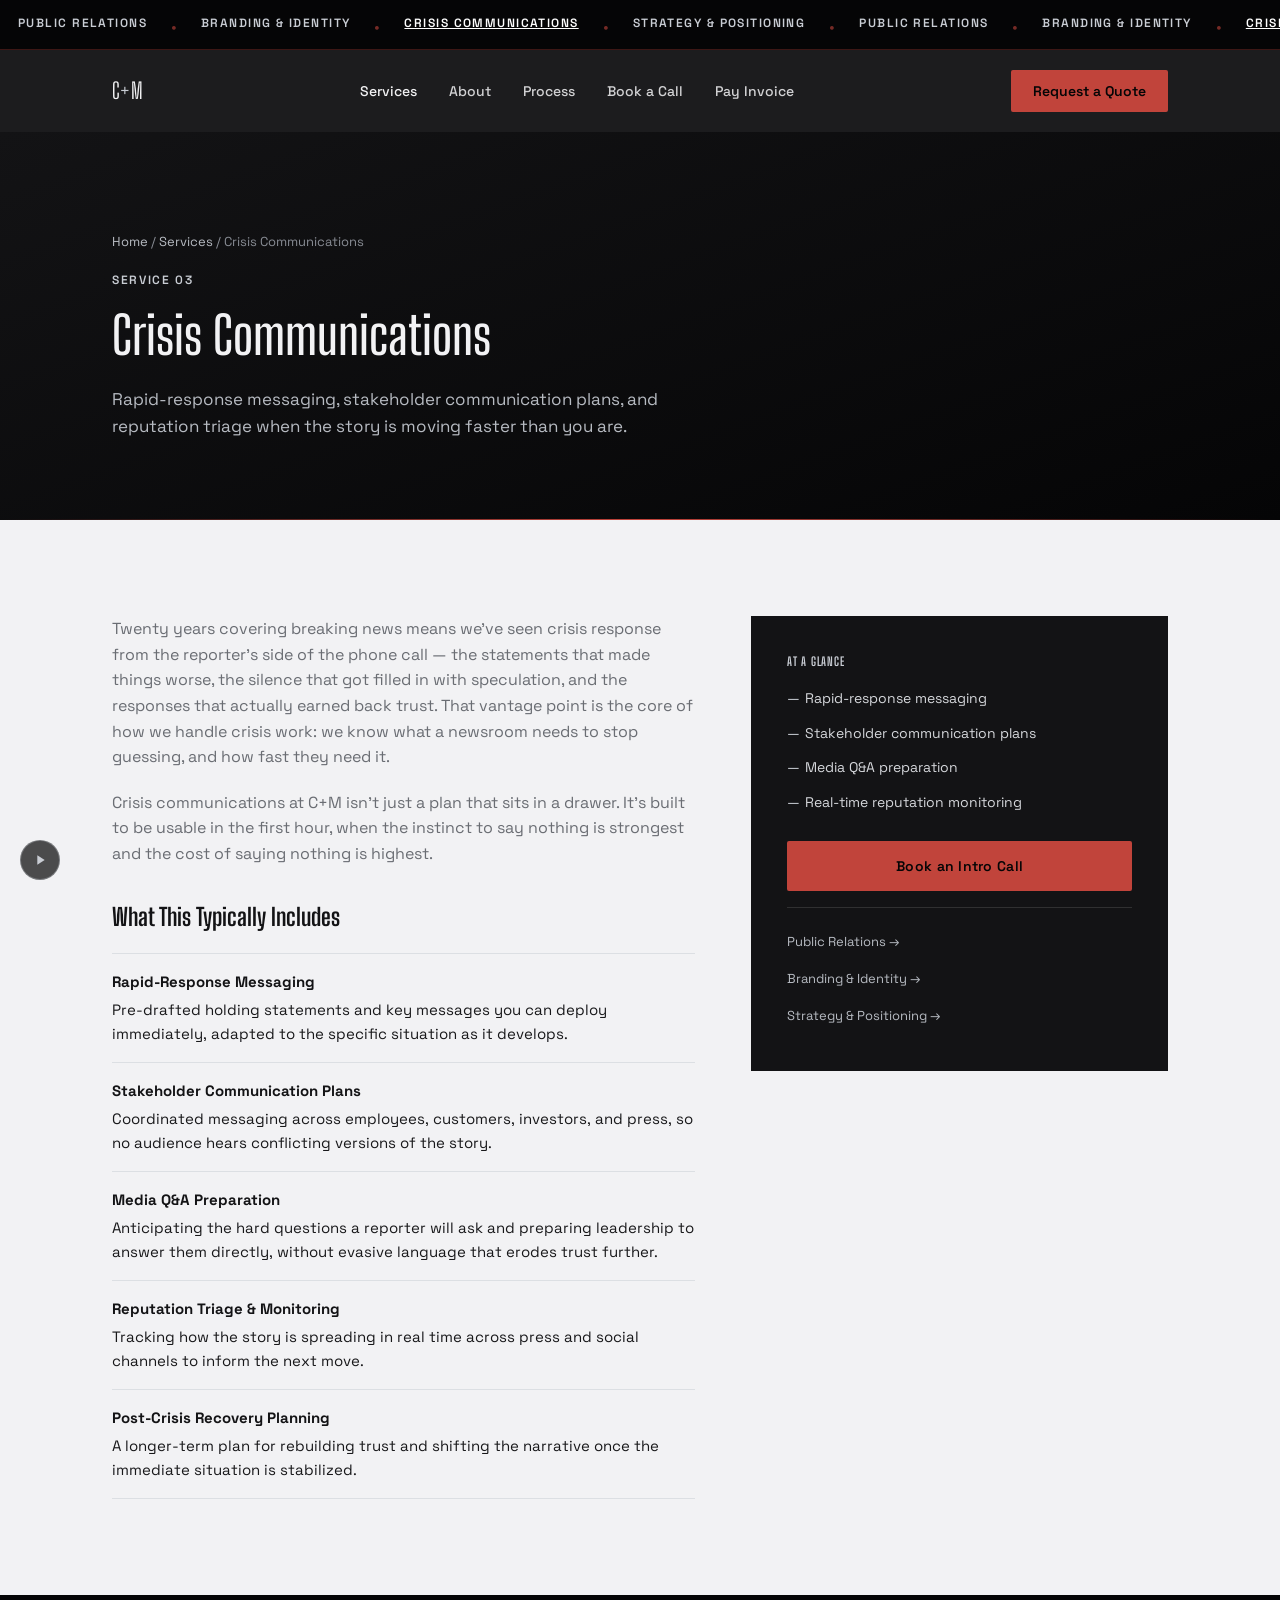
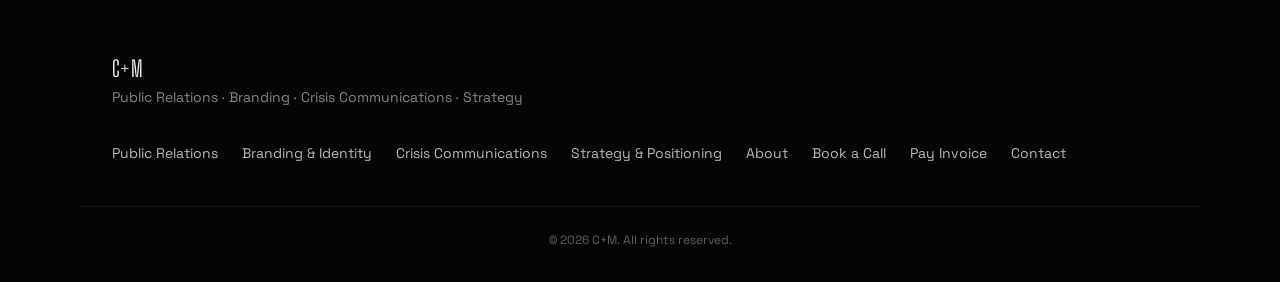
<file: services/crisis-communications.html>
<!DOCTYPE html>
<html lang="en">
<head>
<meta charset="UTF-8">
<meta name="viewport" content="width=device-width, initial-scale=1.0">
<title>Crisis Communications — C+M</title>
<link rel="preconnect" href="https://fonts.googleapis.com">
<link href="https://fonts.googleapis.com/css2?family=Big+Shoulders+Display:wght@500;600;700;800;900&family=Space+Grotesk:wght@400;500;600&display=swap" rel="stylesheet">
<link rel="stylesheet" href="../styles.css">
</head>
<body>
<button class="music-toggle" aria-label="Play background music" type="button">
  <svg class="icon-play" viewBox="0 0 24 24" fill="currentColor"><path d="M8 5v14l11-7z"/></svg>
  <svg class="icon-pause" viewBox="0 0 24 24" fill="currentColor" style="display:none;"><path d="M6 5h4v14H6zM14 5h4v14h-4z"/></svg>
</button>


<div class="ticker">
  <div class="ticker-track">
    <a href="public-relations.html">Public Relations</a><span class="dot">•</span>
    <a href="branding-identity.html">Branding &amp; Identity</a><span class="dot">•</span>
    <a href="crisis-communications.html" class="is-current">Crisis Communications</a><span class="dot">•</span>
    <a href="strategy-positioning.html">Strategy &amp; Positioning</a><span class="dot">•</span>
    <a href="public-relations.html">Public Relations</a><span class="dot">•</span>
    <a href="branding-identity.html">Branding &amp; Identity</a><span class="dot">•</span>
    <a href="crisis-communications.html" class="is-current">Crisis Communications</a><span class="dot">•</span>
    <a href="strategy-positioning.html">Strategy &amp; Positioning</a><span class="dot">•</span>
  </div>
</div>

<header>
  <nav class="nav">
    <a href="../home.html" class="logo serif">C<span>+</span>M</a>
    <ul class="nav-links">
      <li><a href="../home.html#services" class="is-current">Services</a></li>
      <li><a href="../about.html">About</a></li>
      <li><a href="../home.html#process">Process</a></li>
      <li><a href="../home.html#booking">Book a Call</a></li>
      <li><a href="../payment.html">Pay Invoice</a></li>
    </ul>
    <a href="../home.html#billing" class="nav-cta">Request a Quote</a>
  </nav>
</header>

<section class="page-hero">
  <div class="wrap">
    <div class="breadcrumb"><a href="../home.html">Home</a> / <a href="../home.html#services">Services</a> / Crisis Communications</div>
    <div class="eyebrow">Service 03</div>
    <h1>Crisis Communications</h1>
    <p>Rapid-response messaging, stakeholder communication plans, and reputation triage when the story is moving faster than you are.</p>
  </div>
</section>

<section>
  <div class="wrap service-detail-inner">
    <div class="service-detail-body">
      <p>Twenty years covering breaking news means we've seen crisis response from the reporter's side of the phone call — the statements that made things worse, the silence that got filled in with speculation, and the responses that actually earned back trust. That vantage point is the core of how we handle crisis work: we know what a newsroom needs to stop guessing, and how fast they need it.</p>
      <p>Crisis communications at C+M isn't just a plan that sits in a drawer. It's built to be usable in the first hour, when the instinct to say nothing is strongest and the cost of saying nothing is highest.</p>

      <h2>What This Typically Includes</h2>
      <ul class="capability-list">
        <li><strong>Rapid-Response Messaging</strong>Pre-drafted holding statements and key messages you can deploy immediately, adapted to the specific situation as it develops.</li>
        <li><strong>Stakeholder Communication Plans</strong>Coordinated messaging across employees, customers, investors, and press, so no audience hears conflicting versions of the story.</li>
        <li><strong>Media Q&amp;A Preparation</strong>Anticipating the hard questions a reporter will ask and preparing leadership to answer them directly, without evasive language that erodes trust further.</li>
        <li><strong>Reputation Triage &amp; Monitoring</strong>Tracking how the story is spreading in real time across press and social channels to inform the next move.</li>
        <li><strong>Post-Crisis Recovery Planning</strong>A longer-term plan for rebuilding trust and shifting the narrative once the immediate situation is stabilized.</li>
      </ul>
    </div>

    <aside class="service-sidebar">
      <h3>At a Glance</h3>
      <ul>
        <li>Rapid-response messaging</li>
        <li>Stakeholder communication plans</li>
        <li>Media Q&amp;A preparation</li>
        <li>Real-time reputation monitoring</li>
      </ul>
      <a href="../home.html#booking" class="btn btn-primary">Book an Intro Call</a>
      <div class="other-services">
        <a href="public-relations.html">Public Relations →</a>
        <a href="branding-identity.html">Branding &amp; Identity →</a>
        <a href="strategy-positioning.html">Strategy &amp; Positioning →</a>
      </div>
    </aside>
  </div>
</section>

<footer>
  <div class="wrap footer-inner">
    <div>
      <a href="../home.html" class="logo serif" style="color:#f2f2f4;">C<span style="color:var(--gold-light);">+</span>M</a>
      <p>Public Relations · Branding · Crisis Communications · Strategy</p>
    </div>
    <ul class="footer-links">
      <li><a href="public-relations.html">Public Relations</a></li>
      <li><a href="branding-identity.html">Branding &amp; Identity</a></li>
      <li><a href="crisis-communications.html">Crisis Communications</a></li>
      <li><a href="strategy-positioning.html">Strategy &amp; Positioning</a></li>
      <li><a href="../about.html">About</a></li>
      <li><a href="../home.html#booking">Book a Call</a></li>
      <li><a href="../payment.html">Pay Invoice</a></li>
      <li><a href="mailto:shaunchaiy@gmail.com">Contact</a></li>
    </ul>
  </div>
  <div class="wrap footer-bottom">
    &copy; 2026 C+M. All rights reserved.
  </div>
</footer>

<script src="../music.js"></script>
</body>
</html>
</file>
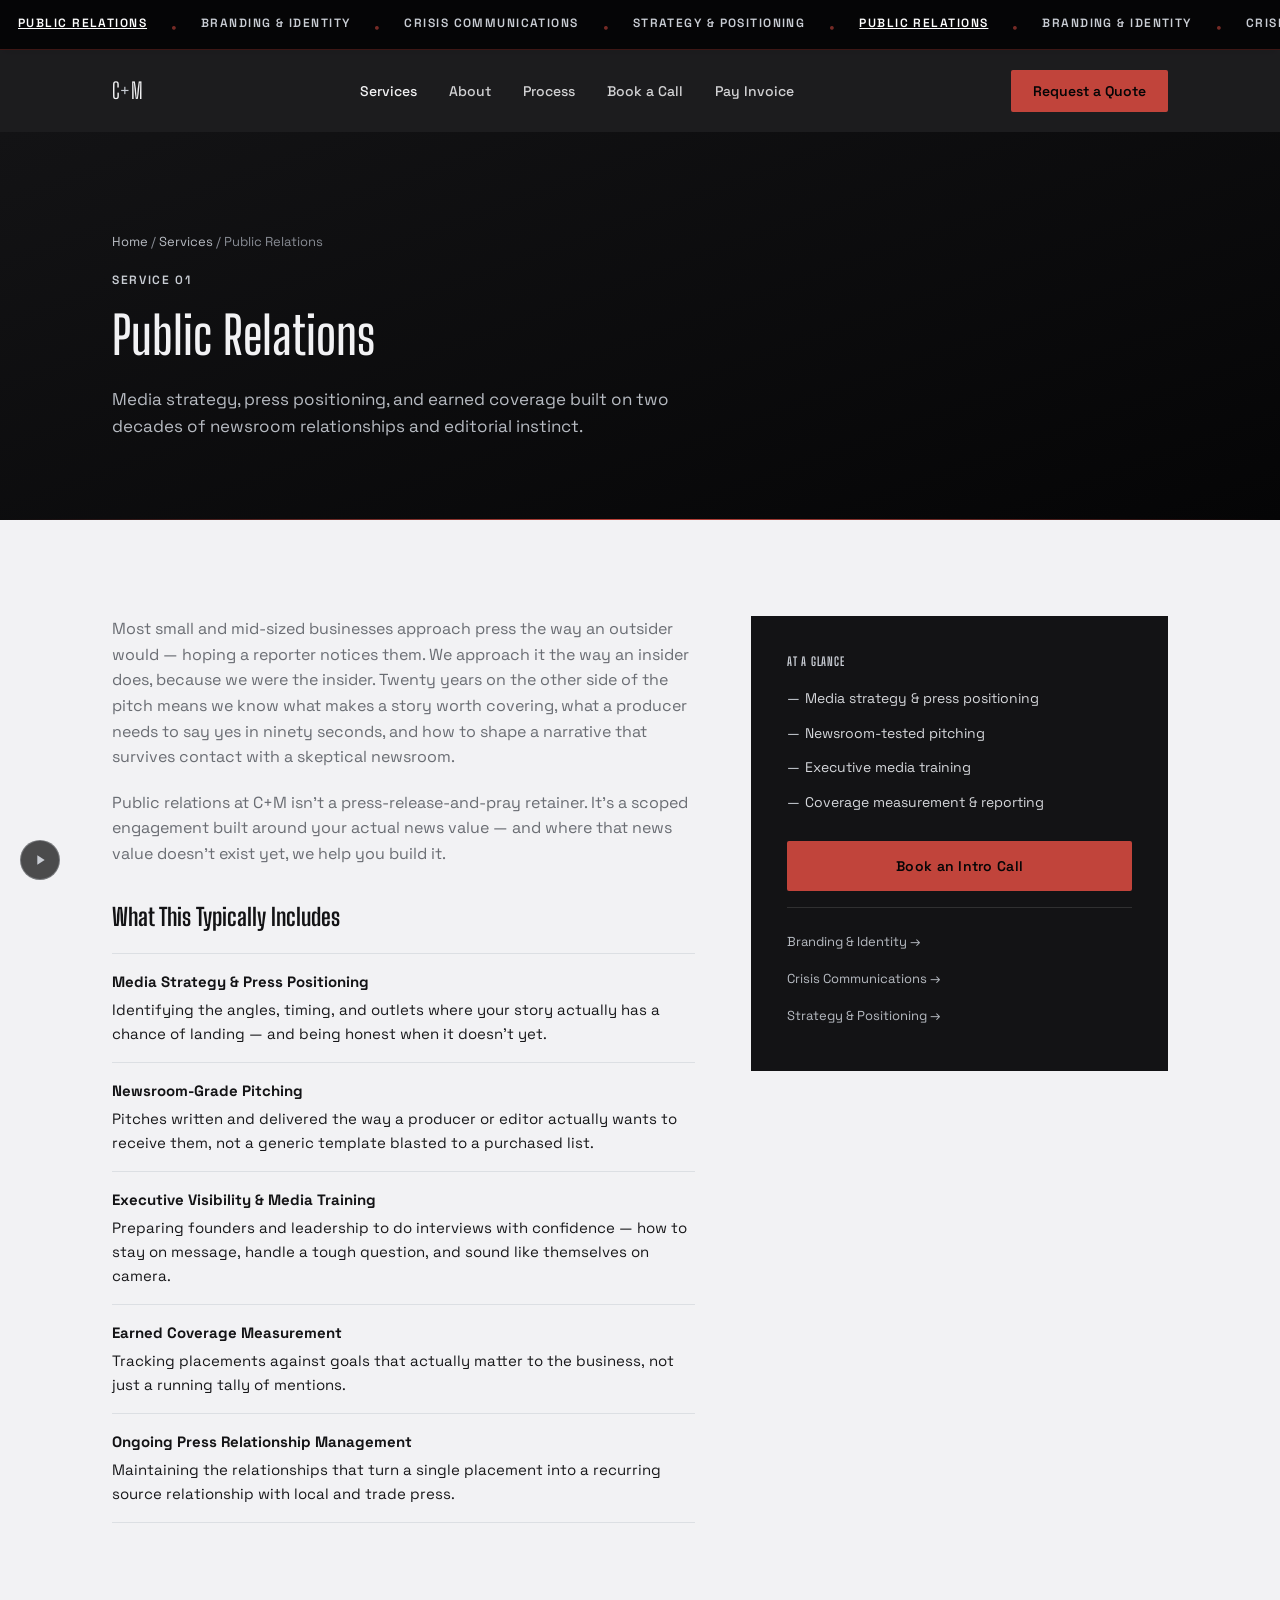
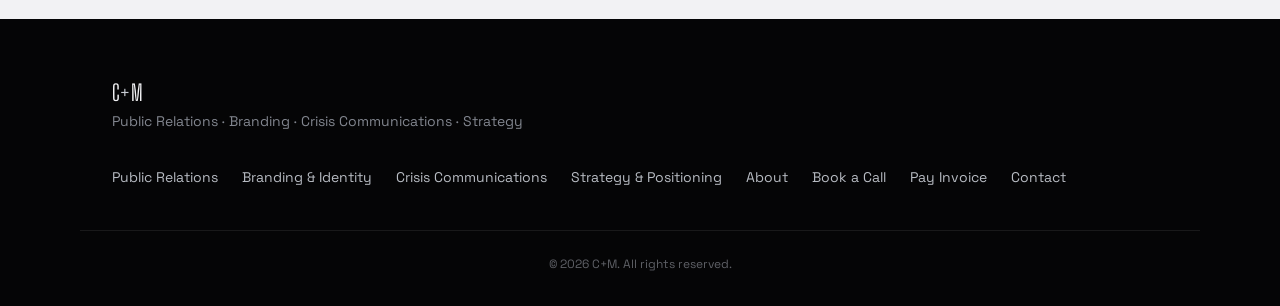
<file: services/public-relations.html>
<!DOCTYPE html>
<html lang="en">
<head>
<meta charset="UTF-8">
<meta name="viewport" content="width=device-width, initial-scale=1.0">
<title>Public Relations — C+M</title>
<link rel="preconnect" href="https://fonts.googleapis.com">
<link href="https://fonts.googleapis.com/css2?family=Big+Shoulders+Display:wght@500;600;700;800;900&family=Space+Grotesk:wght@400;500;600&display=swap" rel="stylesheet">
<link rel="stylesheet" href="../styles.css">
</head>
<body>
<button class="music-toggle" aria-label="Play background music" type="button">
  <svg class="icon-play" viewBox="0 0 24 24" fill="currentColor"><path d="M8 5v14l11-7z"/></svg>
  <svg class="icon-pause" viewBox="0 0 24 24" fill="currentColor" style="display:none;"><path d="M6 5h4v14H6zM14 5h4v14h-4z"/></svg>
</button>


<div class="ticker">
  <div class="ticker-track">
    <a href="public-relations.html" class="is-current">Public Relations</a><span class="dot">•</span>
    <a href="branding-identity.html">Branding &amp; Identity</a><span class="dot">•</span>
    <a href="crisis-communications.html">Crisis Communications</a><span class="dot">•</span>
    <a href="strategy-positioning.html">Strategy &amp; Positioning</a><span class="dot">•</span>
    <a href="public-relations.html" class="is-current">Public Relations</a><span class="dot">•</span>
    <a href="branding-identity.html">Branding &amp; Identity</a><span class="dot">•</span>
    <a href="crisis-communications.html">Crisis Communications</a><span class="dot">•</span>
    <a href="strategy-positioning.html">Strategy &amp; Positioning</a><span class="dot">•</span>
  </div>
</div>

<header>
  <nav class="nav">
    <a href="../home.html" class="logo serif">C<span>+</span>M</a>
    <ul class="nav-links">
      <li><a href="../home.html#services" class="is-current">Services</a></li>
      <li><a href="../about.html">About</a></li>
      <li><a href="../home.html#process">Process</a></li>
      <li><a href="../home.html#booking">Book a Call</a></li>
      <li><a href="../payment.html">Pay Invoice</a></li>
    </ul>
    <a href="../home.html#billing" class="nav-cta">Request a Quote</a>
  </nav>
</header>

<section class="page-hero">
  <div class="wrap">
    <div class="breadcrumb"><a href="../home.html">Home</a> / <a href="../home.html#services">Services</a> / Public Relations</div>
    <div class="eyebrow">Service 01</div>
    <h1>Public Relations</h1>
    <p>Media strategy, press positioning, and earned coverage built on two decades of newsroom relationships and editorial instinct.</p>
  </div>
</section>

<section>
  <div class="wrap service-detail-inner">
    <div class="service-detail-body">
      <p>Most small and mid-sized businesses approach press the way an outsider would — hoping a reporter notices them. We approach it the way an insider does, because we were the insider. Twenty years on the other side of the pitch means we know what makes a story worth covering, what a producer needs to say yes in ninety seconds, and how to shape a narrative that survives contact with a skeptical newsroom.</p>
      <p>Public relations at C+M isn't a press-release-and-pray retainer. It's a scoped engagement built around your actual news value — and where that news value doesn't exist yet, we help you build it.</p>

      <h2>What This Typically Includes</h2>
      <ul class="capability-list">
        <li><strong>Media Strategy &amp; Press Positioning</strong>Identifying the angles, timing, and outlets where your story actually has a chance of landing — and being honest when it doesn't yet.</li>
        <li><strong>Newsroom-Grade Pitching</strong>Pitches written and delivered the way a producer or editor actually wants to receive them, not a generic template blasted to a purchased list.</li>
        <li><strong>Executive Visibility &amp; Media Training</strong>Preparing founders and leadership to do interviews with confidence — how to stay on message, handle a tough question, and sound like themselves on camera.</li>
        <li><strong>Earned Coverage Measurement</strong>Tracking placements against goals that actually matter to the business, not just a running tally of mentions.</li>
        <li><strong>Ongoing Press Relationship Management</strong>Maintaining the relationships that turn a single placement into a recurring source relationship with local and trade press.</li>
      </ul>
    </div>

    <aside class="service-sidebar">
      <h3>At a Glance</h3>
      <ul>
        <li>Media strategy &amp; press positioning</li>
        <li>Newsroom-tested pitching</li>
        <li>Executive media training</li>
        <li>Coverage measurement &amp; reporting</li>
      </ul>
      <a href="../home.html#booking" class="btn btn-primary">Book an Intro Call</a>
      <div class="other-services">
        <a href="branding-identity.html">Branding &amp; Identity →</a>
        <a href="crisis-communications.html">Crisis Communications →</a>
        <a href="strategy-positioning.html">Strategy &amp; Positioning →</a>
      </div>
    </aside>
  </div>
</section>

<footer>
  <div class="wrap footer-inner">
    <div>
      <a href="../home.html" class="logo serif" style="color:#f2f2f4;">C<span style="color:var(--gold-light);">+</span>M</a>
      <p>Public Relations · Branding · Crisis Communications · Strategy</p>
    </div>
    <ul class="footer-links">
      <li><a href="public-relations.html">Public Relations</a></li>
      <li><a href="branding-identity.html">Branding &amp; Identity</a></li>
      <li><a href="crisis-communications.html">Crisis Communications</a></li>
      <li><a href="strategy-positioning.html">Strategy &amp; Positioning</a></li>
      <li><a href="../about.html">About</a></li>
      <li><a href="../home.html#booking">Book a Call</a></li>
      <li><a href="../payment.html">Pay Invoice</a></li>
      <li><a href="mailto:shaunchaiy@gmail.com">Contact</a></li>
    </ul>
  </div>
  <div class="wrap footer-bottom">
    &copy; 2026 C+M. All rights reserved.
  </div>
</footer>

<script src="../music.js"></script>
</body>
</html>
</file>
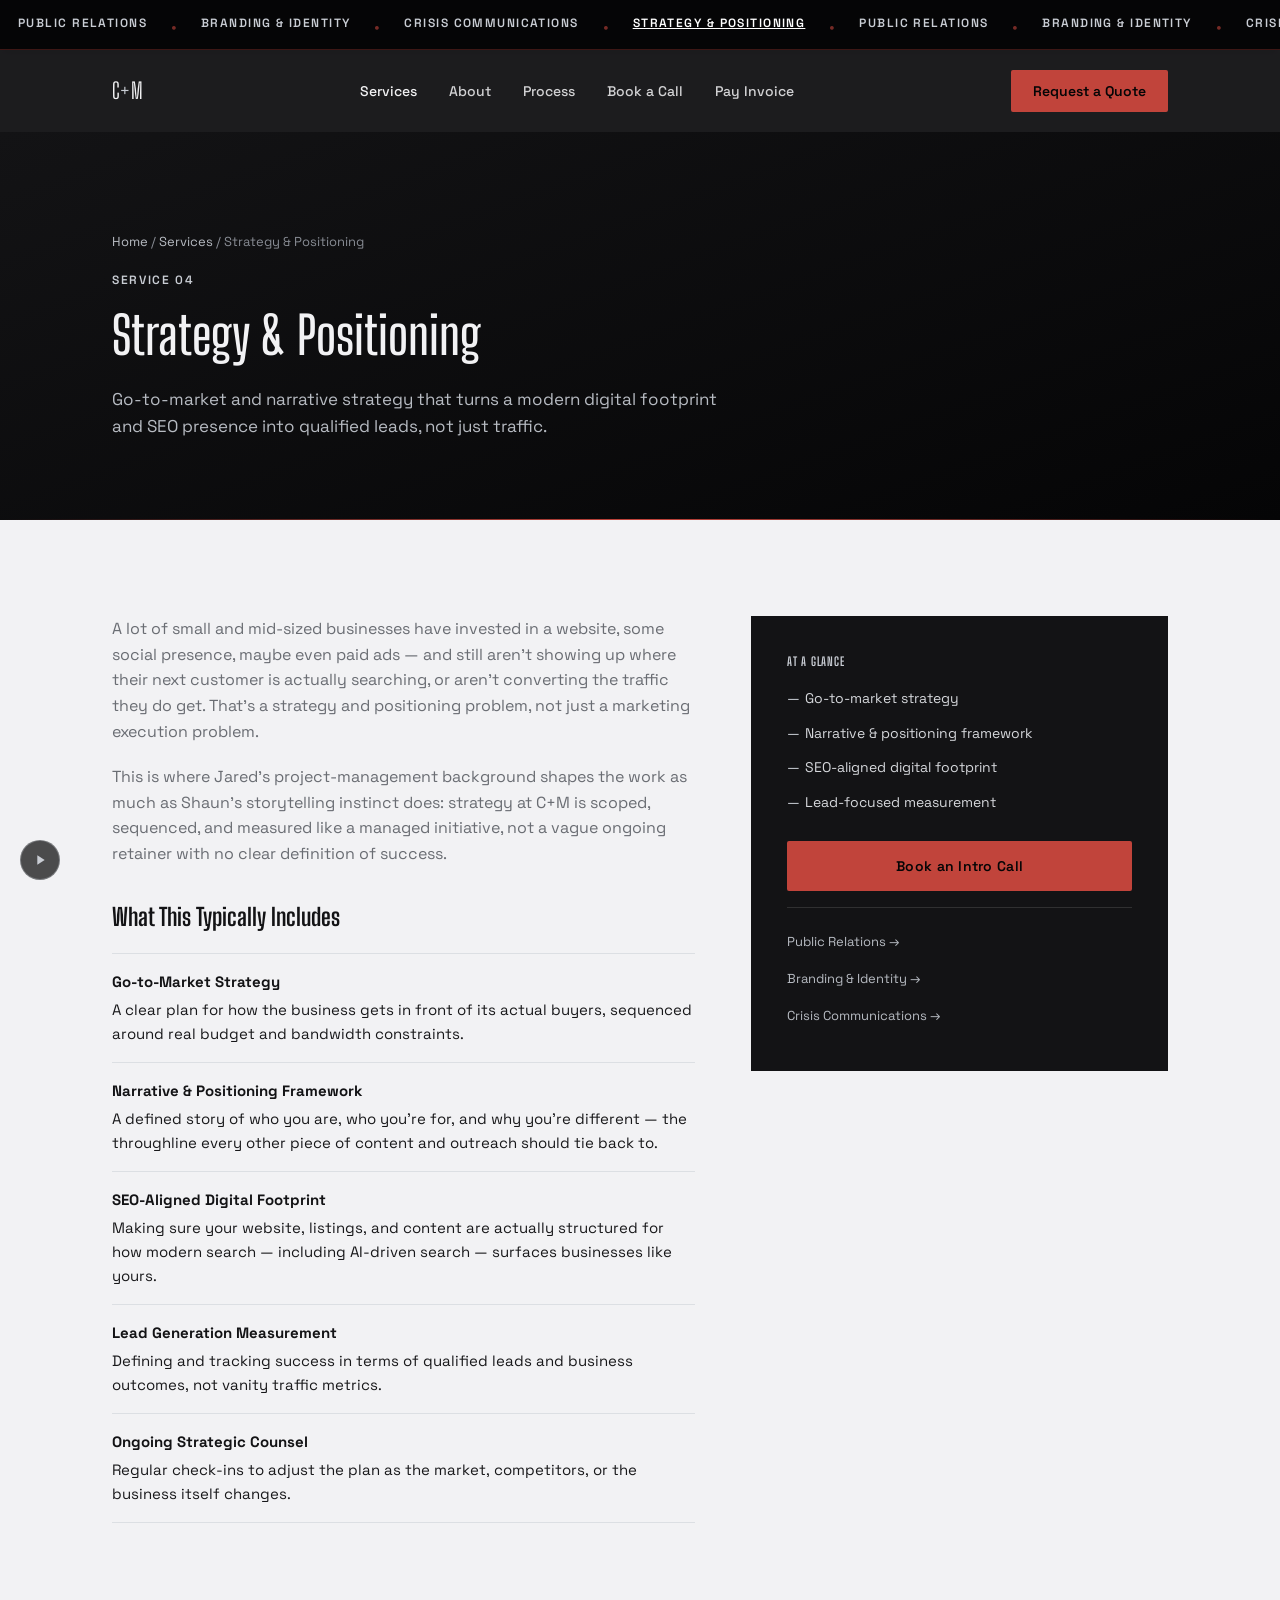
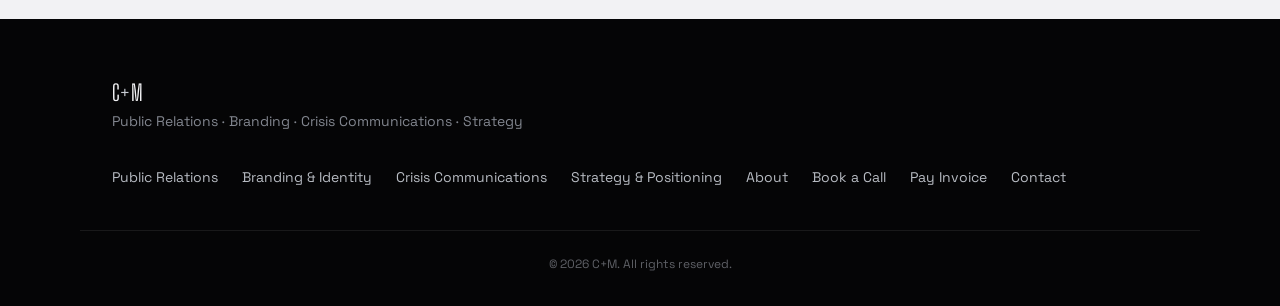
<file: services/strategy-positioning.html>
<!DOCTYPE html>
<html lang="en">
<head>
<meta charset="UTF-8">
<meta name="viewport" content="width=device-width, initial-scale=1.0">
<title>Strategy &amp; Positioning — C+M</title>
<link rel="preconnect" href="https://fonts.googleapis.com">
<link href="https://fonts.googleapis.com/css2?family=Big+Shoulders+Display:wght@500;600;700;800;900&family=Space+Grotesk:wght@400;500;600&display=swap" rel="stylesheet">
<link rel="stylesheet" href="../styles.css">
</head>
<body>
<button class="music-toggle" aria-label="Play background music" type="button">
  <svg class="icon-play" viewBox="0 0 24 24" fill="currentColor"><path d="M8 5v14l11-7z"/></svg>
  <svg class="icon-pause" viewBox="0 0 24 24" fill="currentColor" style="display:none;"><path d="M6 5h4v14H6zM14 5h4v14h-4z"/></svg>
</button>


<div class="ticker">
  <div class="ticker-track">
    <a href="public-relations.html">Public Relations</a><span class="dot">•</span>
    <a href="branding-identity.html">Branding &amp; Identity</a><span class="dot">•</span>
    <a href="crisis-communications.html">Crisis Communications</a><span class="dot">•</span>
    <a href="strategy-positioning.html" class="is-current">Strategy &amp; Positioning</a><span class="dot">•</span>
    <a href="public-relations.html">Public Relations</a><span class="dot">•</span>
    <a href="branding-identity.html">Branding &amp; Identity</a><span class="dot">•</span>
    <a href="crisis-communications.html">Crisis Communications</a><span class="dot">•</span>
    <a href="strategy-positioning.html" class="is-current">Strategy &amp; Positioning</a><span class="dot">•</span>
  </div>
</div>

<header>
  <nav class="nav">
    <a href="../home.html" class="logo serif">C<span>+</span>M</a>
    <ul class="nav-links">
      <li><a href="../home.html#services" class="is-current">Services</a></li>
      <li><a href="../about.html">About</a></li>
      <li><a href="../home.html#process">Process</a></li>
      <li><a href="../home.html#booking">Book a Call</a></li>
      <li><a href="../payment.html">Pay Invoice</a></li>
    </ul>
    <a href="../home.html#billing" class="nav-cta">Request a Quote</a>
  </nav>
</header>

<section class="page-hero">
  <div class="wrap">
    <div class="breadcrumb"><a href="../home.html">Home</a> / <a href="../home.html#services">Services</a> / Strategy &amp; Positioning</div>
    <div class="eyebrow">Service 04</div>
    <h1>Strategy &amp; Positioning</h1>
    <p>Go-to-market and narrative strategy that turns a modern digital footprint and SEO presence into qualified leads, not just traffic.</p>
  </div>
</section>

<section>
  <div class="wrap service-detail-inner">
    <div class="service-detail-body">
      <p>A lot of small and mid-sized businesses have invested in a website, some social presence, maybe even paid ads — and still aren't showing up where their next customer is actually searching, or aren't converting the traffic they do get. That's a strategy and positioning problem, not just a marketing execution problem.</p>
      <p>This is where Jared's project-management background shapes the work as much as Shaun's storytelling instinct does: strategy at C+M is scoped, sequenced, and measured like a managed initiative, not a vague ongoing retainer with no clear definition of success.</p>

      <h2>What This Typically Includes</h2>
      <ul class="capability-list">
        <li><strong>Go-to-Market Strategy</strong>A clear plan for how the business gets in front of its actual buyers, sequenced around real budget and bandwidth constraints.</li>
        <li><strong>Narrative &amp; Positioning Framework</strong>A defined story of who you are, who you're for, and why you're different — the throughline every other piece of content and outreach should tie back to.</li>
        <li><strong>SEO-Aligned Digital Footprint</strong>Making sure your website, listings, and content are actually structured for how modern search — including AI-driven search — surfaces businesses like yours.</li>
        <li><strong>Lead Generation Measurement</strong>Defining and tracking success in terms of qualified leads and business outcomes, not vanity traffic metrics.</li>
        <li><strong>Ongoing Strategic Counsel</strong>Regular check-ins to adjust the plan as the market, competitors, or the business itself changes.</li>
      </ul>
    </div>

    <aside class="service-sidebar">
      <h3>At a Glance</h3>
      <ul>
        <li>Go-to-market strategy</li>
        <li>Narrative &amp; positioning framework</li>
        <li>SEO-aligned digital footprint</li>
        <li>Lead-focused measurement</li>
      </ul>
      <a href="../home.html#booking" class="btn btn-primary">Book an Intro Call</a>
      <div class="other-services">
        <a href="public-relations.html">Public Relations →</a>
        <a href="branding-identity.html">Branding &amp; Identity →</a>
        <a href="crisis-communications.html">Crisis Communications →</a>
      </div>
    </aside>
  </div>
</section>

<footer>
  <div class="wrap footer-inner">
    <div>
      <a href="../home.html" class="logo serif" style="color:#f2f2f4;">C<span style="color:var(--gold-light);">+</span>M</a>
      <p>Public Relations · Branding · Crisis Communications · Strategy</p>
    </div>
    <ul class="footer-links">
      <li><a href="public-relations.html">Public Relations</a></li>
      <li><a href="branding-identity.html">Branding &amp; Identity</a></li>
      <li><a href="crisis-communications.html">Crisis Communications</a></li>
      <li><a href="strategy-positioning.html">Strategy &amp; Positioning</a></li>
      <li><a href="../about.html">About</a></li>
      <li><a href="../home.html#booking">Book a Call</a></li>
      <li><a href="../payment.html">Pay Invoice</a></li>
      <li><a href="mailto:shaunchaiy@gmail.com">Contact</a></li>
    </ul>
  </div>
  <div class="wrap footer-bottom">
    &copy; 2026 C+M. All rights reserved.
  </div>
</footer>

<script src="../music.js"></script>
</body>
</html>
</file>
<file: styles.css>
:root{
  --navy:#131315;
  --navy-deep:#050506;
  --cream:#f2f2f4;
  --gold:#c1443b;
  --gold-light:#c9cdd4;
  --ink:#18181a;
  --muted:#6a6d73;
  --line:#dcdfe3;
}
*{box-sizing:border-box;margin:0;padding:0;}
html{scroll-behavior:smooth;}
body{
  font-family:'Space Grotesk',sans-serif;
  color:var(--ink);
  background:var(--cream);
  line-height:1.6;
}
h1,h2,h3,.serif{font-family:'Big Shoulders Display',sans-serif;}
a{text-decoration:none;color:inherit;}
img{max-width:100%;display:block;}
.wrap{max-width:1120px;margin:0 auto;padding:0 32px;}
section{padding:96px 0;scroll-margin-top:90px;}
.eyebrow{
  text-transform:uppercase;
  letter-spacing:.14em;
  font-size:12px;
  font-weight:600;
  color:var(--gold);
  margin-bottom:16px;
}

/* Ticker */
.ticker{
  background:var(--navy-deep);
  overflow:hidden;
  white-space:nowrap;
  border-bottom:1px solid rgba(193,68,59,.3);
  padding:9px 0;
}
.ticker-track{
  display:inline-flex;
  width:max-content;
  animation:ticker-scroll 24s linear infinite;
}
.ticker:hover .ticker-track{animation-play-state:paused;}
.ticker-track a{
  color:var(--gold-light);
  font-size:12px;
  font-weight:600;
  letter-spacing:.12em;
  text-transform:uppercase;
  padding:0 18px;
  white-space:nowrap;
  transition:color .2s;
}
.ticker-track a.is-current{color:#fff;text-decoration:underline;}
.ticker-track a:hover{color:#fff;text-decoration:underline;}
.ticker-track span.dot{color:var(--gold);opacity:.6;padding:0 6px;display:inline-block;}
@keyframes ticker-scroll{
  from{transform:translateX(0);}
  to{transform:translateX(-50%);}
}

/* Header */
header{
  position:sticky;top:0;z-index:50;
  background:rgba(19,19,21,0.96);
  backdrop-filter:blur(6px);
}
.nav{
  max-width:1120px;margin:0 auto;padding:20px 32px;
  display:flex;align-items:center;justify-content:space-between;
}
.logo{color:var(--cream);font-size:22px;letter-spacing:.02em;}
.logo span{color:var(--gold-light);}
.nav-links{display:flex;gap:32px;list-style:none;}
.nav-links a{color:var(--cream);font-size:14px;font-weight:500;opacity:.85;transition:opacity .2s;}
.nav-links a:hover,.nav-links a.is-current{opacity:1;}
.nav-cta{
  background:var(--gold);color:var(--navy-deep);
  padding:10px 22px;border-radius:2px;font-size:14px;font-weight:600;
  transition:background .2s;
}
.nav-cta:hover{background:var(--gold-light);}

/* Hero */
.hero{
  background:linear-gradient(160deg,var(--navy) 0%, var(--navy-deep) 100%);
  color:var(--cream);
  padding:140px 0 120px;
  text-align:center;
  position:relative;
}
.hero::after{
  content:"";position:absolute;bottom:0;left:0;right:0;height:1px;
  background:linear-gradient(90deg,transparent,var(--gold),transparent);
}
.hero .eyebrow{color:var(--gold-light);}
.hero h1{
  font-size:clamp(36px,5.5vw,64px);
  font-weight:600;
  max-width:820px;margin:0 auto 24px;
  line-height:1.15;
}
.hero h1 #rotate-word{
  color:var(--gold-light);
  display:inline-block;
  text-decoration:underline;
  text-decoration-color:var(--gold);
  text-decoration-thickness:2px;
  text-underline-offset:6px;
  transition:opacity .35s ease, transform .35s ease;
}
.hero p{
  max-width:600px;margin:0 auto 40px;
  font-size:18px;color:#b7bbc2;
}
.hero-actions{display:flex;gap:16px;justify-content:center;flex-wrap:wrap;}
.btn{
  display:inline-block;padding:14px 30px;border-radius:2px;
  font-size:14px;font-weight:600;letter-spacing:.02em;
  transition:transform .2s, background .2s;
}
.btn-primary{background:var(--gold);color:var(--navy-deep);}
.btn-primary:hover{background:var(--gold-light);transform:translateY(-1px);}
.btn-outline{border:1px solid rgba(247,244,238,.4);color:var(--cream);}
.btn-outline:hover{border-color:var(--gold-light);color:var(--gold-light);}

/* Page hero (About + service detail pages — shorter, no rotator) */
.page-hero{
  background:linear-gradient(160deg,var(--navy) 0%, var(--navy-deep) 100%);
  color:var(--cream);
  padding:100px 0 80px;
  position:relative;
}
.page-hero::after{
  content:"";position:absolute;bottom:0;left:0;right:0;height:1px;
  background:linear-gradient(90deg,transparent,var(--gold),transparent);
}
.page-hero .eyebrow{color:var(--gold-light);}
.page-hero .breadcrumb{font-size:13px;color:#888c94;margin-bottom:18px;}
.page-hero .breadcrumb a{color:#b7bbc2;}
.page-hero .breadcrumb a:hover{color:var(--gold-light);}
.page-hero h1{
  font-size:clamp(32px,4.5vw,52px);
  font-weight:600;
  max-width:760px;margin:0 0 20px;
  line-height:1.15;
}
.page-hero p{max-width:620px;font-size:17px;color:#b7bbc2;}

/* Section headers */
.section-head{max-width:640px;margin-bottom:56px;}
.section-head.center{margin:0 auto 56px;text-align:center;}
.section-head h2{font-size:clamp(28px,3.5vw,40px);font-weight:600;color:var(--navy);}
.section-head p{color:var(--muted);margin-top:14px;font-size:16px;}

/* Services */
.services{background:#fff;}
.service-grid{display:grid;grid-template-columns:repeat(auto-fit,minmax(240px,1fr));gap:24px;}
.service-card .num{font-family:'Big Shoulders Display',sans-serif;color:var(--gold);font-size:14px;margin-bottom:18px;}
.service-card h3{font-size:20px;color:var(--navy);margin-bottom:12px;font-weight:600;}
.service-card p{color:var(--muted);font-size:15px;}

/* Flip cards */
.flip-card{perspective:1200px;min-height:280px;cursor:pointer;}
.flip-card-inner{
  position:relative;width:100%;height:100%;min-height:280px;
  transition:transform .6s cubic-bezier(.2,.8,.2,1);
  transform-style:preserve-3d;
}
@media (hover:hover){
  .flip-card:hover .flip-card-inner{transform:rotateY(180deg);}
}
.flip-card.is-flipped .flip-card-inner{transform:rotateY(180deg);}
.flip-card-front,.flip-card-back{
  position:absolute;inset:0;
  backface-visibility:hidden;-webkit-backface-visibility:hidden;
  padding:32px 26px;display:flex;flex-direction:column;
  border:1px solid var(--line);
}
.flip-card-front{background:#fff;}
.flip-card-back{
  background:var(--navy);color:var(--cream);
  transform:rotateY(180deg);justify-content:center;border-color:var(--navy);
}
.flip-card-back h4{font-size:12px;color:var(--gold-light);text-transform:uppercase;letter-spacing:.1em;margin-bottom:16px;}
.flip-card-back ul{list-style:none;}
.flip-card-back li{font-size:14px;line-height:1.5;margin-bottom:12px;padding-left:18px;position:relative;color:#d5d7db;}
.flip-card-back li::before{content:"—";position:absolute;left:0;color:var(--gold-light);}
.flip-hint{font-size:11px;color:var(--gold);opacity:.75;margin-top:auto;padding-top:14px;text-transform:uppercase;letter-spacing:.06em;}
.flip-card-back .service-link{
  display:inline-block;margin-top:16px;font-size:12px;font-weight:600;
  color:var(--gold-light);text-transform:uppercase;letter-spacing:.06em;
  border-bottom:1px solid rgba(201,205,212,.5);padding-bottom:2px;width:fit-content;
}
.flip-card-back .service-link:hover{color:#fff;border-color:#fff;}

/* About teaser (home page) */
.about-teaser{background:var(--cream);}
.about-teaser-inner{
  display:flex;align-items:center;justify-content:space-between;gap:40px;flex-wrap:wrap;
  background:#fff;border:1px solid var(--line);padding:48px;
}
.about-teaser-inner p{color:var(--muted);font-size:16px;max-width:560px;}

/* About / bios */
.about{background:var(--cream);}
.bio-grid{display:grid;grid-template-columns:1fr 1fr;gap:48px;}
.bio-card{background:#fff;border:1px solid var(--line);padding:36px;}
.bio-card .avatar{
  width:56px;height:56px;border-radius:50%;
  background:var(--navy);color:var(--gold-light);
  display:flex;align-items:center;justify-content:center;
  font-family:'Big Shoulders Display',sans-serif;font-size:20px;margin-bottom:20px;
}
.bio-card h3{color:var(--navy);font-size:20px;margin-bottom:4px;}
.bio-card .role{color:var(--gold);font-size:13px;font-weight:600;text-transform:uppercase;letter-spacing:.08em;margin-bottom:16px;}
.bio-card p{color:var(--muted);font-size:15px;}
.edit-note{
  display:inline-block;margin-top:16px;font-size:12px;color:#a35b2a;
  background:#fbeee2;border:1px solid #f0d3b8;padding:4px 10px;border-radius:2px;
}

/* Process */
.process{background:var(--navy);color:var(--cream);}
.process .section-head h2{color:var(--cream);}
.process .section-head p{color:#9a9ea6;}
.process-grid{display:grid;grid-template-columns:repeat(auto-fit,minmax(220px,1fr));gap:32px;}
.process-step{border-top:2px solid var(--gold);padding-top:20px;}
.process-step .step-num{font-family:'Big Shoulders Display',sans-serif;color:var(--gold-light);font-size:28px;margin-bottom:12px;}
.process-step h3{font-size:17px;margin-bottom:10px;}
.process-step p{font-size:14px;color:#9a9ea6;}

/* Booking */
.booking{background:#fff;}
.booking-inner{display:grid;grid-template-columns:1fr 1.3fr;gap:56px;align-items:start;}
.booking-note{color:var(--muted);font-size:15px;margin-bottom:20px;}
.calendly-frame{
  border:1px solid var(--line);min-height:480px;
  display:flex;align-items:center;justify-content:center;
  background:var(--cream);color:var(--muted);font-size:14px;text-align:center;padding:24px;
}
.setup-list{list-style:none;margin-top:24px;}
.setup-list li{font-size:14px;color:var(--muted);padding-left:20px;position:relative;margin-bottom:10px;}
.setup-list li::before{content:"—";position:absolute;left:0;color:var(--gold);}

/* Billing */
.billing{background:var(--cream);}
.billing-inner{display:grid;grid-template-columns:1fr 1.3fr;gap:56px;}
.billing-info{border-right:1px solid var(--line);padding-right:40px;}
.billing-info ul{list-style:none;margin-top:20px;}
.billing-info li{font-size:14px;color:var(--muted);padding-left:20px;position:relative;margin-bottom:12px;}
.billing-info li::before{content:"—";position:absolute;left:0;color:var(--gold);}
form{display:grid;gap:18px;}
.form-row{display:grid;grid-template-columns:1fr 1fr;gap:18px;}
label{font-size:13px;font-weight:600;color:var(--navy);margin-bottom:6px;display:block;}
input,select,textarea{
  width:100%;padding:12px 14px;border:1px solid var(--line);background:#fff;
  font-family:'Space Grotesk',sans-serif;font-size:14px;color:var(--ink);border-radius:2px;
}
input:focus,select:focus,textarea:focus{outline:none;border-color:var(--gold);}
textarea{resize:vertical;min-height:100px;}
.form-status{font-size:13px;color:var(--muted);margin-top:4px;min-height:18px;}

/* Payment portal */
.payment-portal{background:#fff;}
.payment-inner{display:grid;grid-template-columns:1.1fr 1fr;gap:56px;align-items:start;}
.payment-card{
  background:var(--navy);color:var(--cream);padding:44px;
}
.payment-card h3{font-size:13px;color:var(--gold-light);text-transform:uppercase;letter-spacing:.08em;margin-bottom:18px;}
.payment-card p{color:#b7bbc2;font-size:15px;margin-bottom:24px;}
.payment-card .btn-primary{width:100%;text-align:center;}
.payment-note{
  margin-top:18px;font-size:12px;color:#888c94;
  border-top:1px solid rgba(255,255,255,.12);padding-top:16px;
}
.payment-steps{list-style:none;counter-reset:step;}
.payment-steps li{
  counter-increment:step;position:relative;padding:0 0 24px 44px;
  border-left:2px solid var(--line);margin-left:14px;
}
.payment-steps li:last-child{border-color:transparent;padding-bottom:0;}
.payment-steps li::before{
  content:counter(step);position:absolute;left:-15px;top:-2px;
  width:28px;height:28px;border-radius:50%;background:var(--gold);color:var(--navy-deep);
  display:flex;align-items:center;justify-content:center;font-weight:700;font-size:13px;
  font-family:'Big Shoulders Display',sans-serif;
}
.payment-steps strong{display:block;color:var(--navy);font-size:15px;margin-bottom:4px;}
.payment-steps span{color:var(--muted);font-size:14px;}
.setup-callout{
  background:#fbeee2;border:1px solid #f0d3b8;color:#7a4a20;
  padding:16px 20px;font-size:13px;margin-top:32px;
}
.setup-callout strong{display:block;margin-bottom:4px;color:#5c3315;}

/* Service detail pages */
.service-detail-inner{display:grid;grid-template-columns:1.4fr 1fr;gap:56px;}
.service-detail-body p{color:var(--muted);font-size:16px;margin-bottom:20px;}
.service-detail-body h2{font-size:24px;color:var(--navy);margin:32px 0 16px;}
.capability-list{list-style:none;}
.capability-list li{
  padding:16px 0;border-top:1px solid var(--line);
  font-size:15px;color:var(--ink);
}
.capability-list li:last-child{border-bottom:1px solid var(--line);}
.capability-list li strong{color:var(--navy);display:block;margin-bottom:4px;font-size:15px;}
.service-sidebar{background:var(--navy);color:var(--cream);padding:36px;height:fit-content;position:sticky;top:110px;}
.service-sidebar h3{font-size:16px;color:var(--gold-light);margin-bottom:16px;text-transform:uppercase;letter-spacing:.06em;font-size:12px;}
.service-sidebar ul{list-style:none;margin-bottom:28px;}
.service-sidebar li{font-size:14px;margin-bottom:12px;padding-left:18px;position:relative;color:#d5d7db;}
.service-sidebar li::before{content:"—";position:absolute;left:0;color:var(--gold-light);}
.service-sidebar .btn{width:100%;text-align:center;}
.other-services{margin-top:16px;padding-top:16px;border-top:1px solid rgba(255,255,255,.12);}
.other-services a{display:block;font-size:13px;color:#b7bbc2;padding:8px 0;transition:color .2s;}
.other-services a:hover{color:var(--gold-light);}

/* Footer */
footer{background:var(--navy-deep);color:#82868f;padding:56px 0 32px;}
.footer-inner{display:flex;justify-content:space-between;align-items:flex-start;flex-wrap:wrap;gap:32px;}
.footer-inner .logo{margin-bottom:8px;}
footer p{font-size:14px;}
.footer-links{display:flex;gap:24px;list-style:none;flex-wrap:wrap;}
.footer-links a{font-size:14px;color:#b7bbc2;}
.footer-links a:hover{color:var(--gold-light);}
.footer-bottom{margin-top:40px;padding-top:24px;border-top:1px solid rgba(255,255,255,.08);font-size:12px;text-align:center;color:#5f6167;}

.music-toggle{
  position:fixed;
  left:20px;
  bottom:20px;
  z-index:60;
  width:40px;
  height:40px;
  border-radius:50%;
  background:rgba(19,19,21,.75);
  border:1px solid rgba(201,205,212,.35);
  color:var(--gold-light);
  display:flex;
  align-items:center;
  justify-content:center;
  cursor:pointer;
  transition:background .2s ease, border-color .2s ease;
}
.music-toggle:hover{
  background:rgba(19,19,21,.92);
  border-color:rgba(201,205,212,.6);
}
.music-toggle svg{ width:16px; height:16px; }

@media (max-width:860px){
  .nav-links{display:none;}
  .bio-grid,.booking-inner,.billing-inner,.service-detail-inner{grid-template-columns:1fr;}
  .billing-info{border-right:none;border-bottom:1px solid var(--line);padding-right:0;padding-bottom:32px;}
  .form-row{grid-template-columns:1fr;}
  section{padding:64px 0;}
  .service-sidebar{position:static;}
  .about-teaser-inner{padding:32px;}
}
</file>
